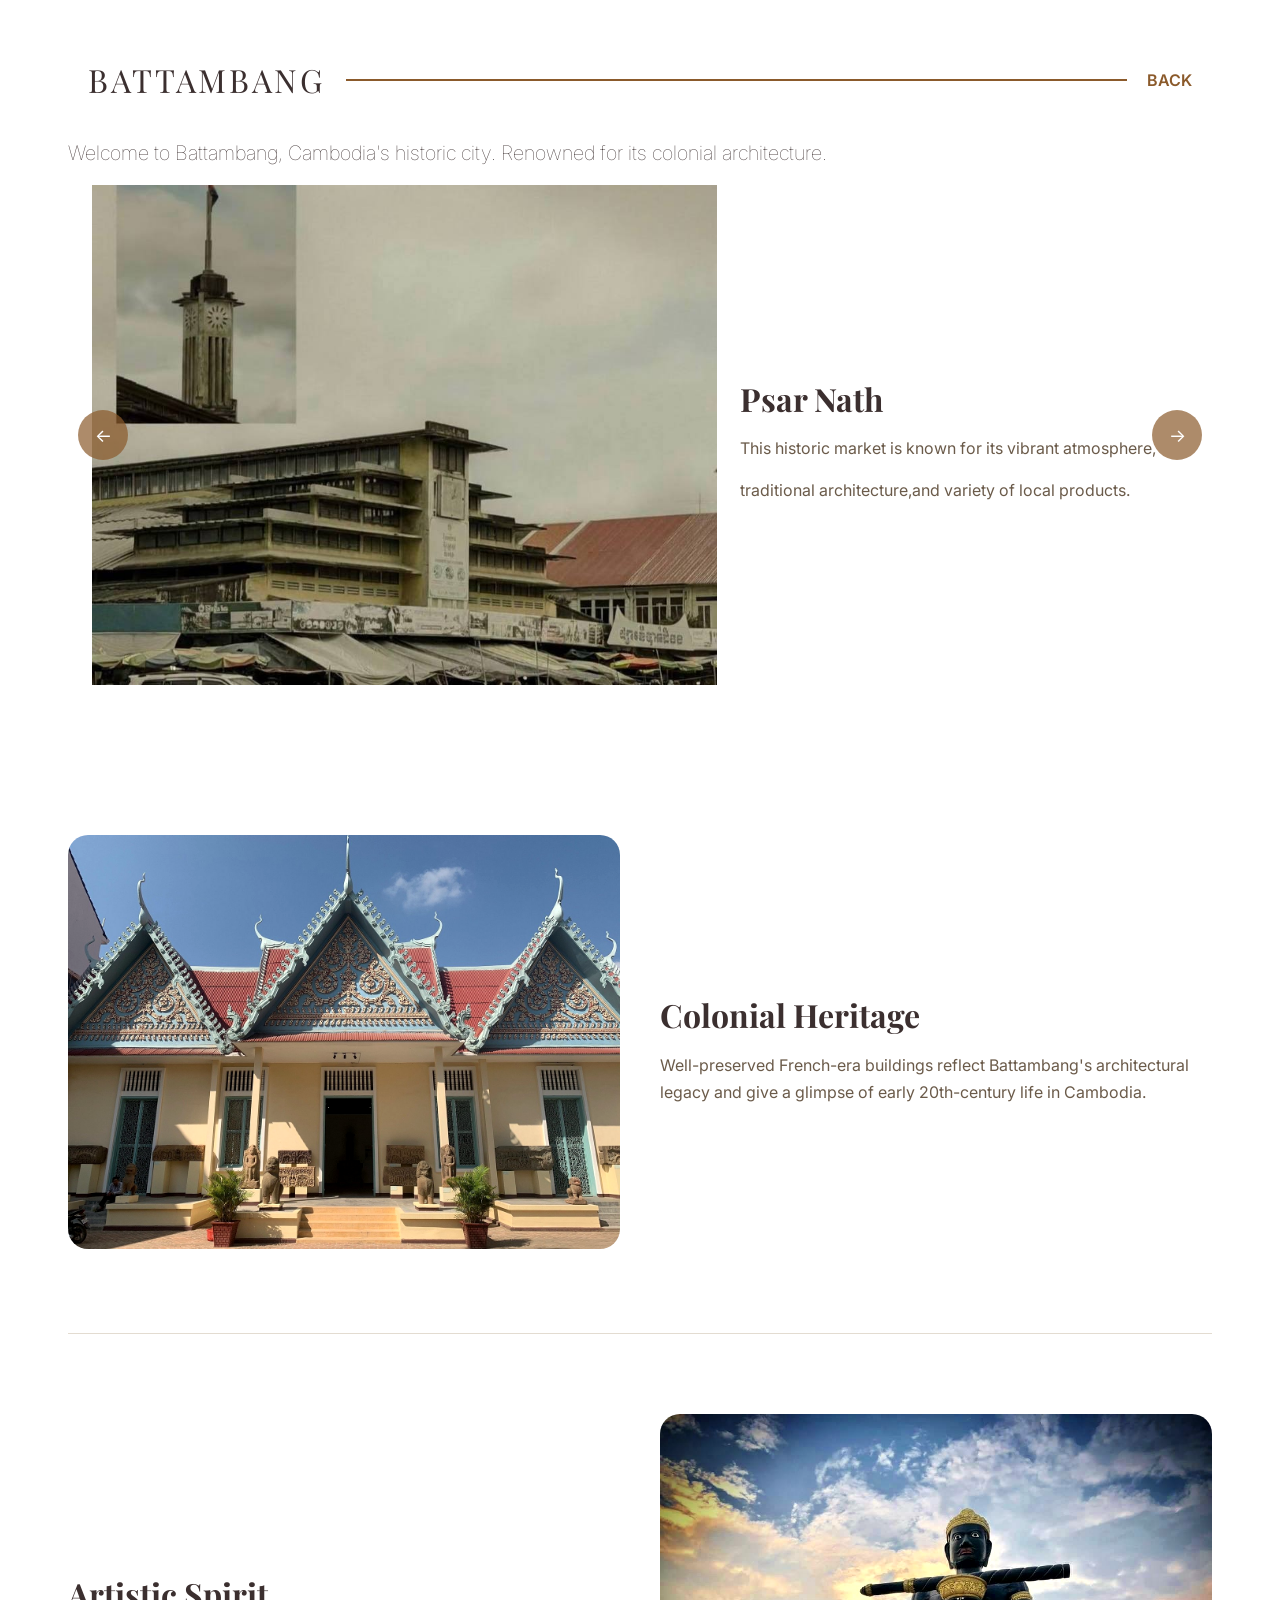
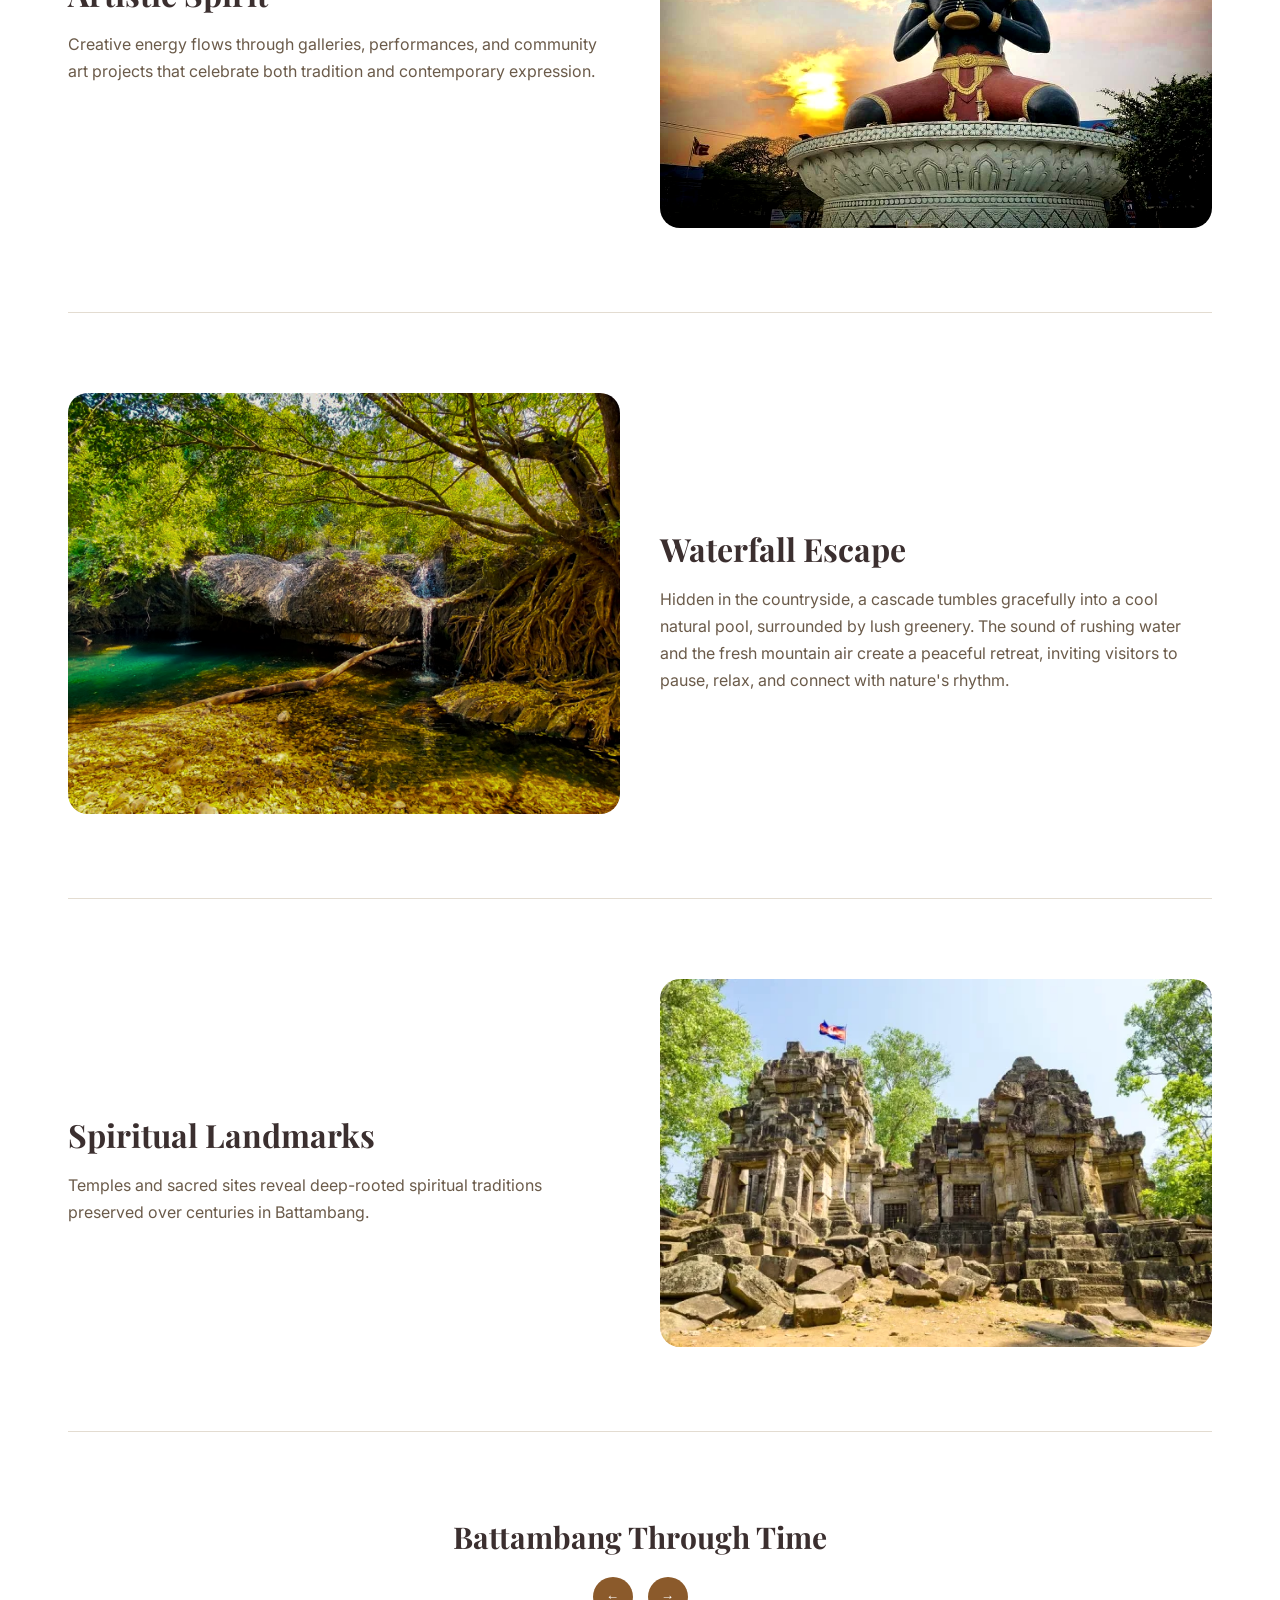
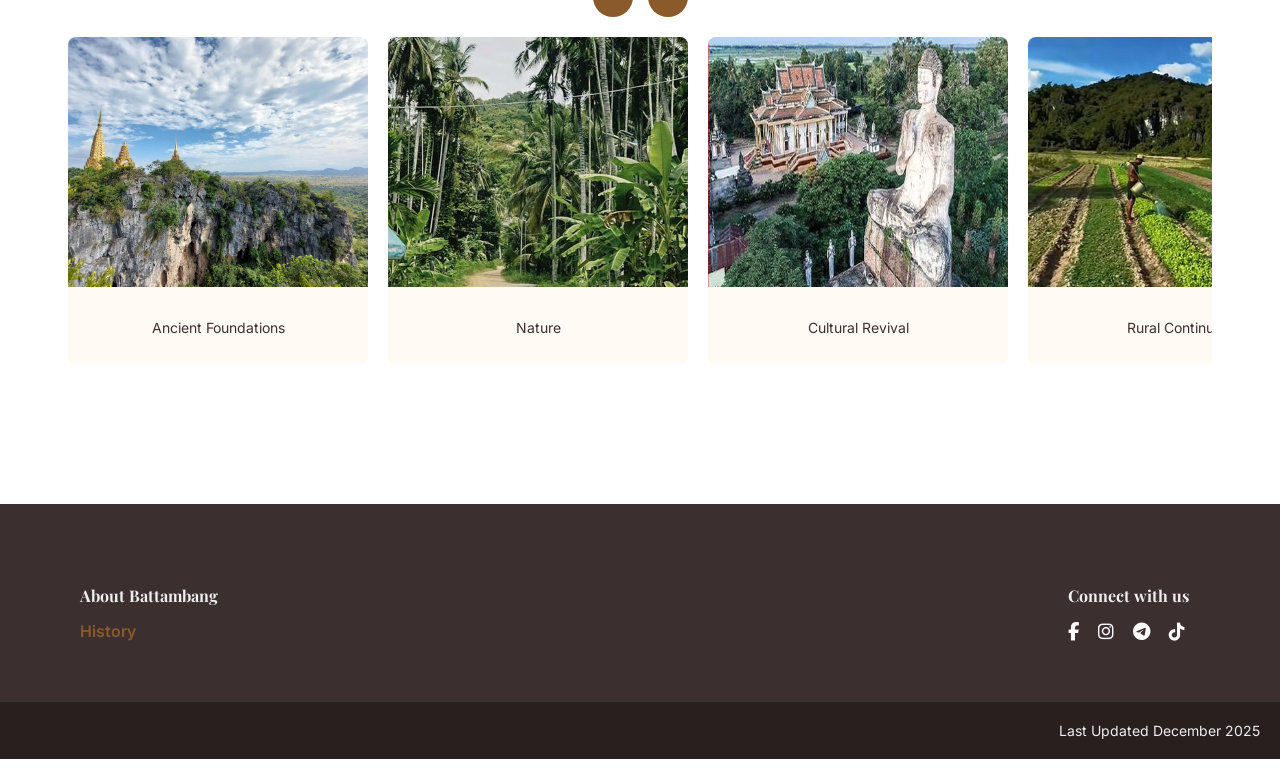
<file: code/Battambang/battambang.html>
<!DOCTYPE html>
<html lang="en">
<head>
<meta charset="UTF-8">
<meta name="viewport" content="width=device-width, initial-scale=1.0">
<title>Battambang</title>
<link href="https://fonts.googleapis.com/css2?family=Playfair+Display:wght@400;600;700&family=Inter:wght@300;400;500&display=swap" rel="stylesheet">
<link rel="stylesheet" href="https://cdnjs.cloudflare.com/ajax/libs/font-awesome/6.5.0/css/all.min.css">
<style>
.h1{
  font-size: 20px;
  font-weight: 100;
  justify-self: center;

.btb{
  border-radius: 2px;
  color: #2a1f1f;
}
}
:root{
  --bg:#f6f1e7;
  --text:#3b2f2f;
  --muted:#6b5b4a;
  --accent:#8b5a2b;
  --card:#fffaf3;
}

body{font-family:'Inter',sans-serif;background:white;color:var(--text);padding:10px 60px;}
.header-row{display:flex;align-items:center;padding:40px 20px;}
.province-title{font-family:'Playfair Display',serif;font-size:32px;letter-spacing:3px;}
.line{flex:1;height:2px;background:var(--accent);margin:0 20px;}
.back-link{text-decoration:none;color:var(--accent);font-weight:600;}

/* HERO */
.hero{margin-bottom:50px; position: relative;}
.slider-main{position:relative;width:100%;height:540px;overflow:hidden;border-radius:24px; display:flex; align-items:center; justify-content:center;}
.slide-main{position:absolute;inset:0;opacity:0;transition:0.6s ease; display:flex; gap:20px; align-items:center; justify-content:center; padding:20px;}
.slide-main.active{opacity:1;}
.slide-main img{
    width:70%;
    height:100%;
    object-fit:contain;
}

/* Slide description */
.slide-text{
    width:50%;
}
.slide-text h2{
    font-family:'Playfair Display',serif;
    font-size:32px;
    margin-bottom:15px;
}
.slide-text p{
    font-size:16px;
    color:var(--muted);
    line-height:1.6;
}

/* Arrows on image */
.btn {
    position:absolute;
    top:50%;
    transform:translateY(-50%);
    width:50px;
    height:50px;
    border-radius:50%;
    background: rgba(139,90,43,0.7);
    color:#fff;
    display:flex;
    align-items:center;
    justify-content:center;
    cursor:pointer;
    font-size:18px;
    transition: background 0.3s;
}
.btn:hover{background: rgba(139,90,43,1);}
.btn-prev{left:10px;}
.btn-next{right:10px;}

/* FEATURE SECTIONS */
.feature-section{display:flex;align-items:center;gap:40px;padding:80px 0;border-bottom:1px solid #e3dcd1;}
.feature-section.reverse{flex-direction:row-reverse;}
.feature-text{width:50%;}
.feature-text h2{font-family:'Playfair Display',serif;font-size:32px;margin-bottom:15px;}
.feature-text p{font-size:16px;color:var(--muted);line-height:1.7;}
.feature-image{width:50%;}
.feature-image img{width:100%;border-radius:20px;filter:sepia(10%) contrast(105%);}

/* TIMELINE */
.slider-section{padding:60px 0;}
.section-title{font-family:'Playfair Display',serif;font-size:30px;margin-bottom:20px;text-align:center;}
.slider-container{overflow:hidden;}
.slider-events{display:flex;transition:0.5s ease;}
.slide-event{min-width:300px;margin-right:20px;background:var(--card);border-radius:8px;overflow:hidden;}
.slide-event img{width:100%;height:250px;object-fit:cover;filter:sepia(10%);}
.slide-event p{padding:14px;font-size:14px;text-align:center;}
.slider-header{display:flex;justify-content:center;gap:15px;margin-bottom:20px;}
.arrow{width:40px;height:40px;border-radius:50%;border:none;background:var(--accent);color:#fff;cursor:pointer;}

/* FOOTER */
.footer{background:#3b2f2f;color:#eee;margin-top:80px;width:100vw;margin-left:calc(-50vw + 50%);}
.footer-top{display:flex;justify-content:space-between;padding:60px 80px;flex-wrap:wrap;gap:30px;}
.footer-col h4{font-family:'Playfair Display',serif;margin-bottom:15px;}
.footer-col ul{list-style:none;}
.footer-col ul li{margin-bottom:10px;}
.social-icons a{color:#fff;margin-right:15px;font-size:18px;}
.footer-bottom{background:#2a1f1f;padding:20px;display:flex;justify-content:flex-end;font-size:14px;flex-wrap:wrap;}

/* RESPONSIVE */
@media(max-width:768px){
  body{padding:10px 20px;}
  .feature-section{flex-direction:column;}
  .feature-section.reverse{flex-direction:column;}
  .feature-text,.feature-image{width:100%;}
  .hero-text h1{font-size:36px;}
  .slide-main{flex-direction:column;}
  .slide-main img, .slide-text{width:100%;}
}
</style>
</head>
<body>

<!-- HEADER -->
<div class="header-row">
  <div class="province-title">BATTAMBANG</div>
  <div class="line"></div>
  <a href="../index.html" class="back-link">BACK</a>
</div>
<div class="h1">Welcome to Battambang, Cambodia's historic city. Renowned for its colonial architecture.</div>

<!-- HERO -->
<section class="hero">
  <div class="slider-main">
    <div class="slide-main active">
        <img src="psa.jpg">
        <div class="slide-text">
            <h2>Psar Nath</h2>
            <p>This historic market is known for its vibrant atmosphere,</p>
            <p> traditional architecture,and variety of local products.</p>
        </div>
    </div>
    <div class="slide-main">
        <img src="bang.jpg">
        <div class="slide-text">
            <h2>Colonial Charm, National Pride</h2>
            <p>A graceful colonial building with arched windows,</p>
            <p>blending historic charm and Battambang's civic identity.</p>
        </div>
    </div>
    <div class="slide-main">
        <img src="vimean.jpg">
        <div class="slide-text">
            <h2>Independent Monument</h2>
            <p>A famous spiritual landmark of Battambang with rich history</p>
            <p>and intricate temple architecture.</p>
        </div>
    </div>

    <!-- Arrows -->
    <div class="btn btn-prev" onclick="prevHero()">←</div>
    <div class="btn btn-next" onclick="nextHero()">→</div>
  </div>
</section>

<!-- FEATURE SECTIONS -->
<section class="feature-section">
  <div class="feature-image"><img src="museum.jpg"></div>
  <div class="feature-text">
    <h2>Colonial Heritage</h2>
    <p>Well-preserved French-era buildings reflect Battambang's architectural legacy and give a glimpse of early 20th-century life in Cambodia.</p>
  </div>
</section>

<section class="feature-section reverse">
  <div class="feature-image"><img src="loukta.jpg"></div>
  <div class="feature-text">
    <h2>Artistic Spirit</h2>
    <p>Creative energy flows through galleries, performances, and community art projects that celebrate both tradition and contemporary expression.</p>
  </div>
</section>

<section class="feature-section">
  <div class="feature-image"><img src="water.png"></div>
  <div class="feature-text">
    <h2>Waterfall Escape</h2>
    <p>Hidden in the countryside, a cascade tumbles gracefully into a cool natural pool, surrounded by lush greenery. The sound of rushing water and the fresh mountain air create a peaceful retreat, inviting visitors to pause, relax, and connect with nature's rhythm.</p>
  </div>
</section>

<section class="feature-section reverse">
  <div class="feature-image"><img src="templeEkphnom.webp"></div>
  <div class="feature-text">
    <h2>Spiritual Landmarks</h2>
    <p>Temples and sacred sites reveal deep-rooted spiritual traditions preserved over centuries in Battambang.</p>
  </div>
</section>

<!-- TIMELINE -->
<section class="slider-section">
  <h2 class="section-title">Battambang Through Time</h2>
   <div class="slider-header">
      <button class="arrow" onclick="slideLeft()">←</button>
      <button class="arrow" onclick="slideRight()">→</button>
    </div>
  <div class="slider-container">
    <div class="slider-events" id="sliderEvents">
      <div class="slide-event"><img src="phnum.jpg"><p>Ancient Foundations</p></div>
      <div class="slide-event"><img src="nature.png"><p>Nature</p></div>
      <div class="slide-event"><img src="preah.png"><p>Cultural Revival</p></div>
      <div class="slide-event"><img src="rural.png"><p>Rural Continuity</p></div>
    </div>
  </div>
</section>

<!-- FOOTER -->
<footer class="footer">
  <div class="footer-top">
    <div class="footer-col">
      <h4>About Battambang</h4>
      <a href="https://en.wikipedia.org/wiki/Battambang_province" class="back-link">History</a>
    </div>
    <div class="footer-col">
      <h4>Connect with us</h4>
      <div class="social-icons">
        <a href="#"><i class="fab fa-facebook-f"></i></a>
        <a href="#"><i class="fab fa-instagram"></i></a>
        <a href="#"><i class="fab fa-telegram"></i></a>
        <a href="#"><i class="fab fa-tiktok"></i></a>
      </div>
    </div>
  </div>
  <div class="footer-bottom">
    <div>Last Updated December 2025</div>
  </div>
</footer>

<script>
// HERO SLIDER
const heroSlides = document.querySelectorAll('.slide-main');
let heroIndex = 0;

function updateHero(){ 
  heroSlides.forEach(s => s.classList.remove('active'));
  heroSlides[heroIndex].classList.add('active');
}

function nextHero(){ 
  heroIndex = (heroIndex + 1) % heroSlides.length; 
  updateHero(); 
}

function prevHero(){ 
  heroIndex = (heroIndex - 1 + heroSlides.length) % heroSlides.length; 
  updateHero(); 
}

// TIMELINE SLIDER
let eIndex = 0;
const slider = document.getElementById('sliderEvents');
function slideRight(){
  if(eIndex < slider.children.length-1){ 
      eIndex++; 
      slider.style.transform = `translateX(-${eIndex*320}px)`; 
  }
}
function slideLeft(){
  if(eIndex > 0){ 
      eIndex--; 
      slider.style.transform = `translateX(-${eIndex*320}px)`; 
  }
}
</script>
</body>
</html>
</file>
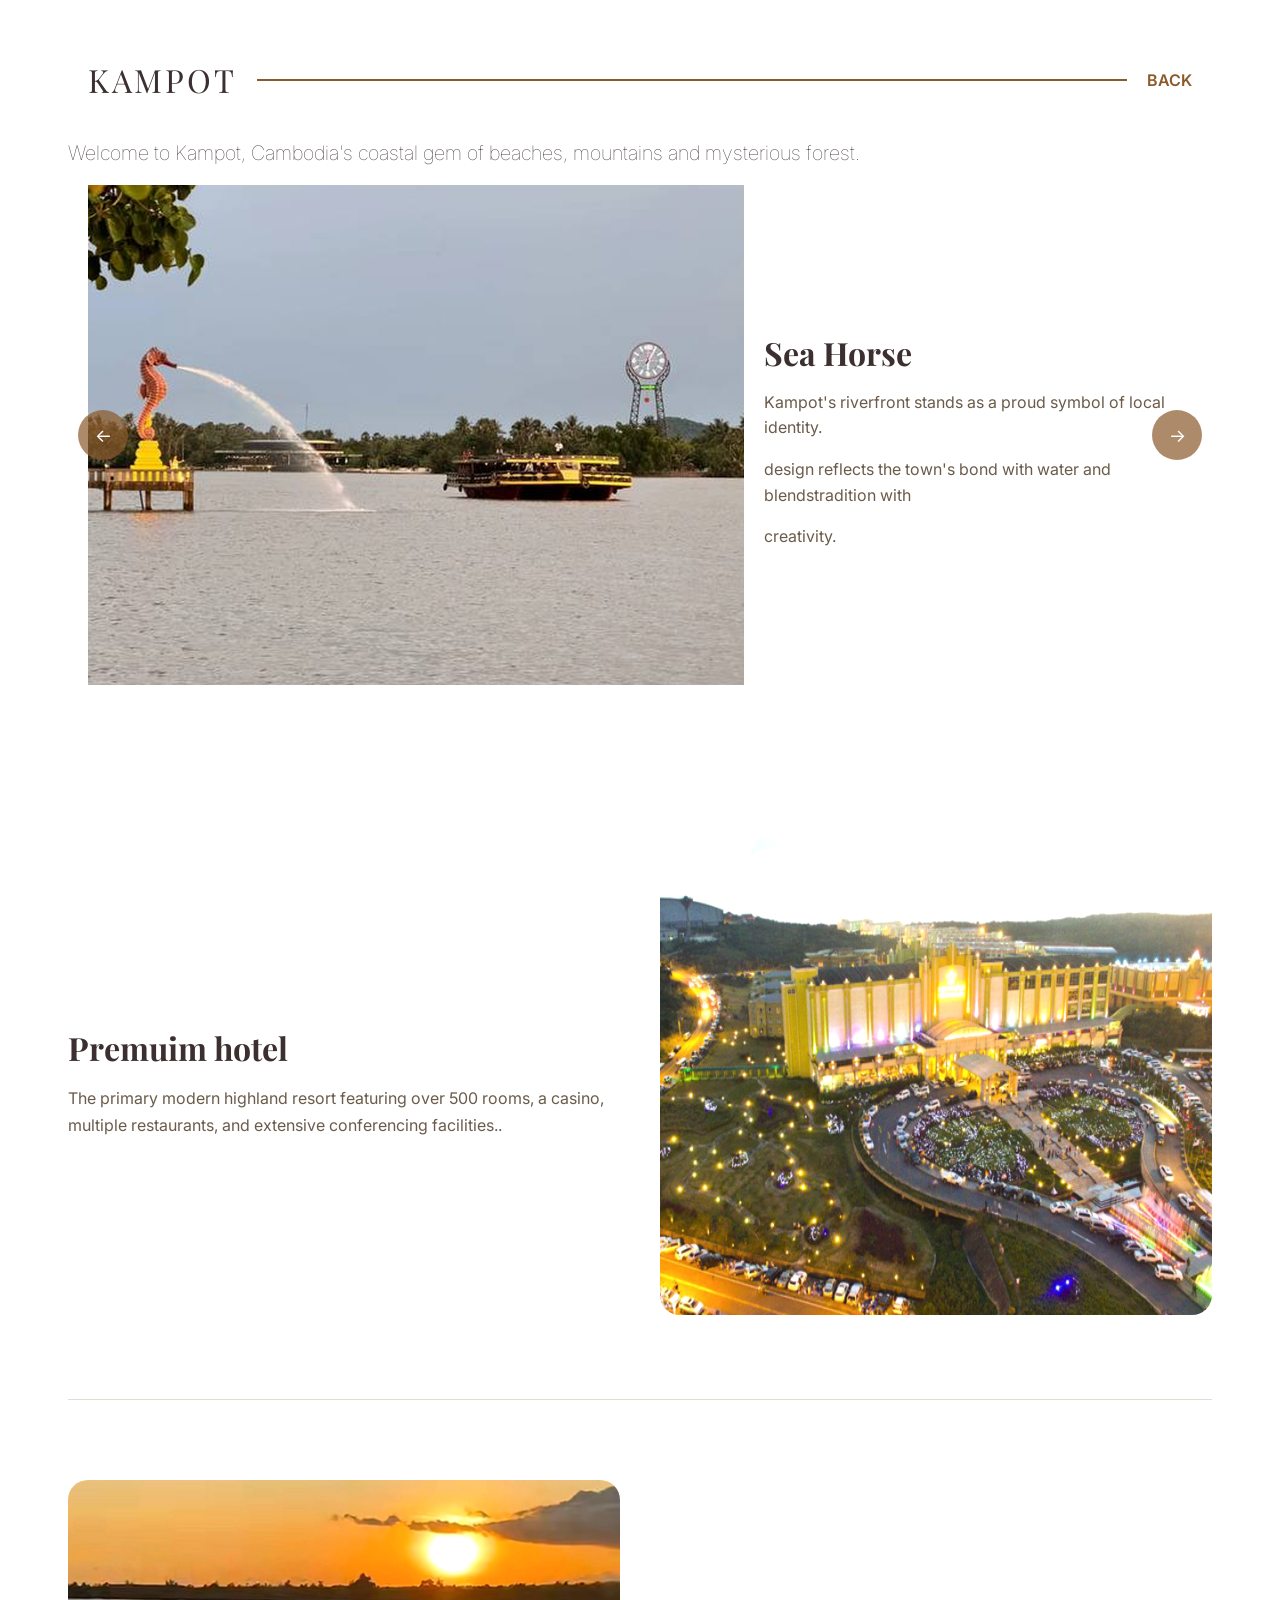
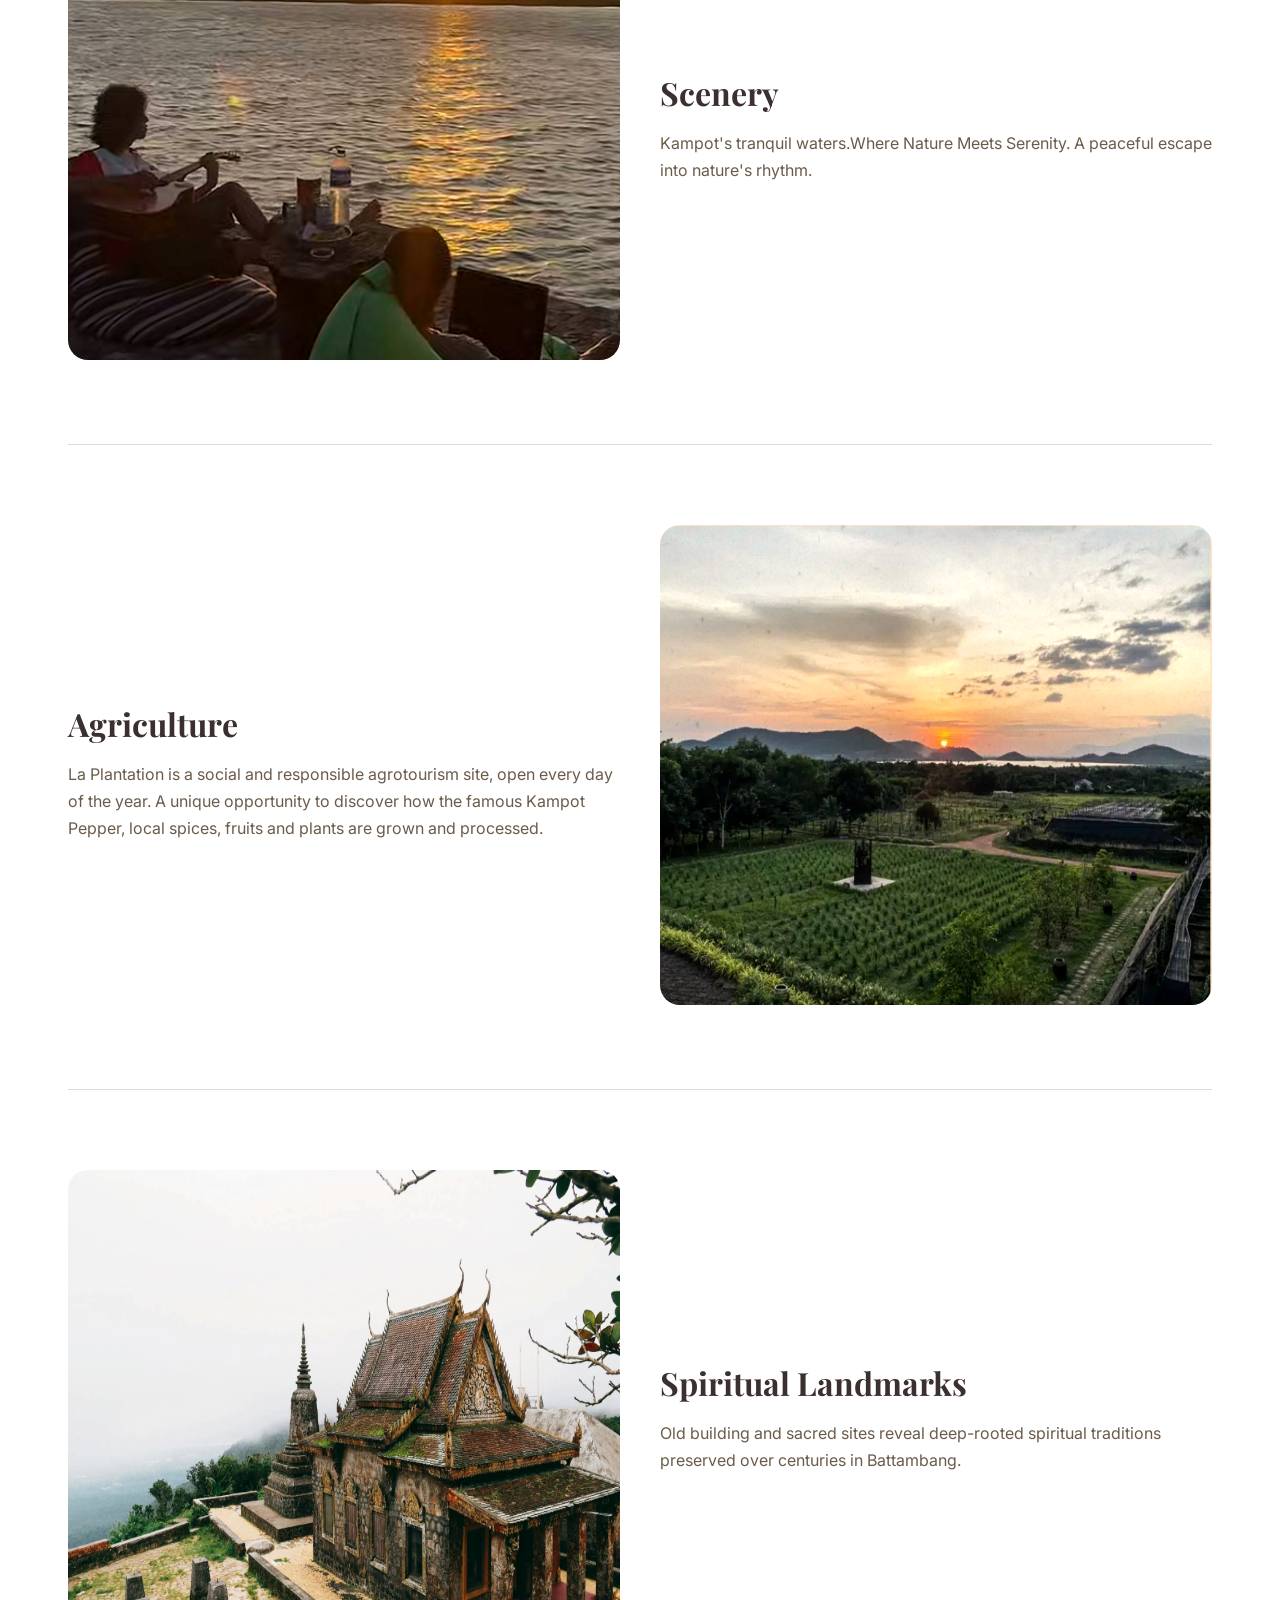
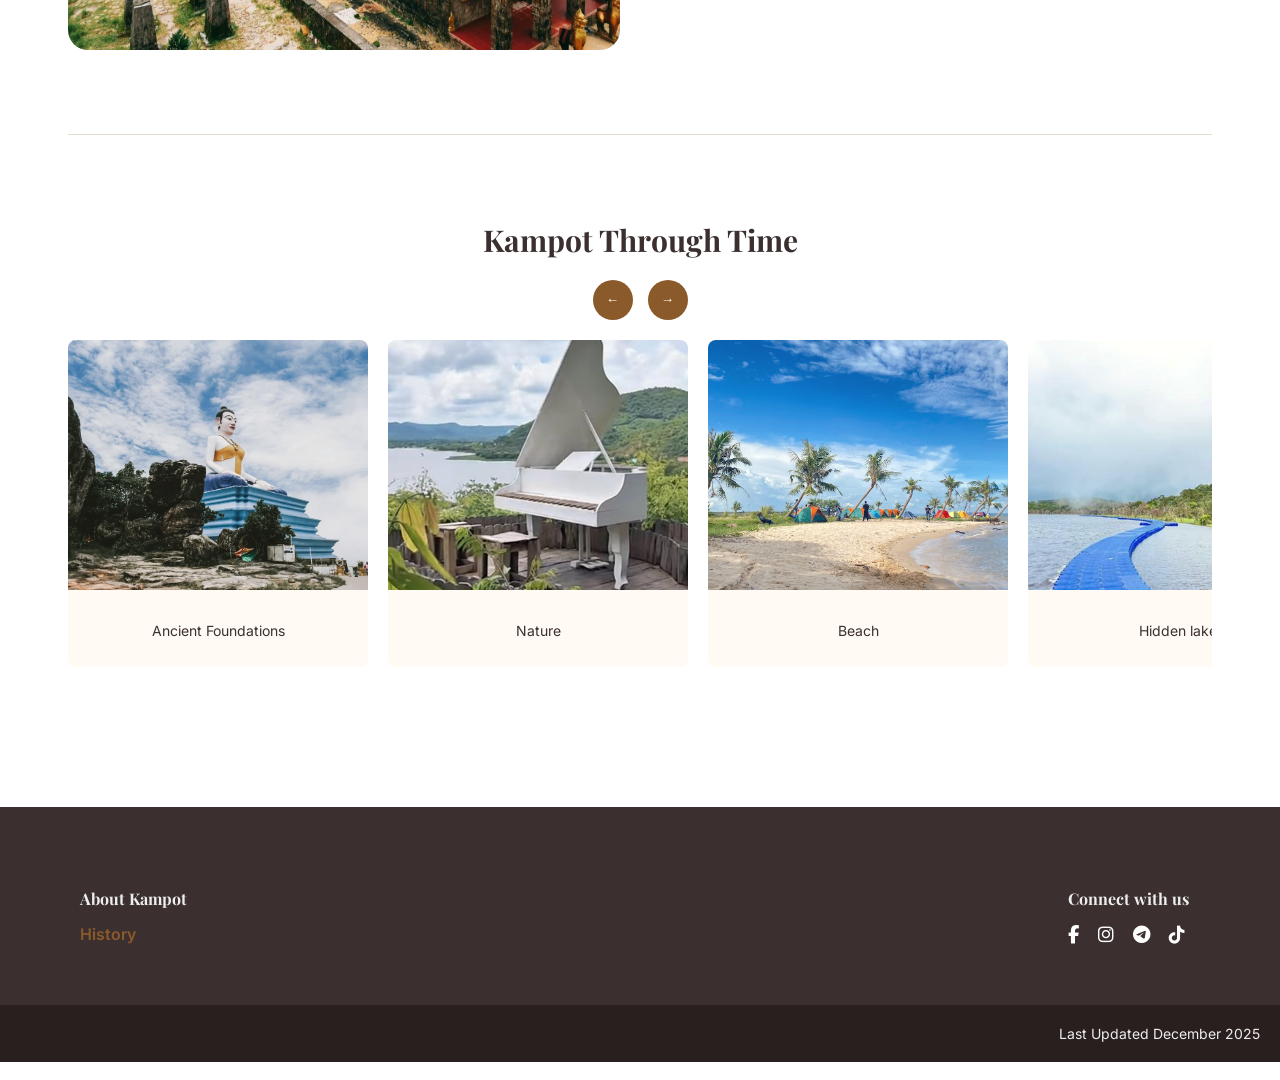
<file: code/Kampot/kampot.html>
<!DOCTYPE html>
<html lang="en">
<head>
<meta charset="UTF-8">
<meta name="viewport" content="width=device-width, initial-scale=1.0">
<title>Kampot</title>
<link href="https://fonts.googleapis.com/css2?family=Playfair+Display:wght@400;600;700&family=Inter:wght@300;400;500&display=swap" rel="stylesheet">
<link rel="stylesheet" href="https://cdnjs.cloudflare.com/ajax/libs/font-awesome/6.5.0/css/all.min.css">
<style>
.h1{
  font-size: 20px;
  font-weight: 100;
  justify-self: center;

.btb{
  border-radius: 2px;
  color: #2a1f1f;
}
}
:root{
  --bg:#f6f1e7;
  --text:#3b2f2f;
  --muted:#6b5b4a;
  --accent:#8b5a2b;
  --card:#fffaf3;
}

body{font-family:'Inter',sans-serif;background:white;color:var(--text);padding:10px 60px;}
.header-row{display:flex;align-items:center;padding:40px 20px;}
.province-title{font-family:'Playfair Display',serif;font-size:32px;letter-spacing:3px;}
.line{flex:1;height:2px;background:var(--accent);margin:0 20px;}
.back-link{text-decoration:none;color:var(--accent);font-weight:600;}

/* HERO */
.hero{margin-bottom:50px; position: relative;}
.slider-main{position:relative;width:100%;height:540px;overflow:hidden;border-radius:24px; display:flex; align-items:center; justify-content:center;}
.slide-main{position:absolute;inset:0;opacity:0;transition:0.6s ease; display:flex; gap:20px; align-items:center; justify-content:center; padding:20px;}
.slide-main.active{opacity:1;}
.slide-main img{
    width:70%;
    height:100%;
    object-fit:contain;
}

/* Slide description */
.slide-text{
    width:50%;
}
.slide-text h2{
    font-family:'Playfair Display',serif;
    font-size:32px;
    margin-bottom:15px;
}
.slide-text p{
    font-size:16px;
    color:var(--muted);
    line-height:1.6;
}

/* Arrows on image */
.btn {
    position:absolute;
    top:50%;
    transform:translateY(-50%);
    width:50px;
    height:50px;
    border-radius:50%;
    background: rgba(139,90,43,0.7);
    color:#fff;
    display:flex;
    align-items:center;
    justify-content:center;
    cursor:pointer;
    font-size:18px;
    transition: background 0.3s;
}
.btn:hover{background: rgba(139,90,43,1);}
.btn-prev{left:10px;}
.btn-next{right:10px;}

/* FEATURE SECTIONS */
.feature-section{display:flex;align-items:center;gap:40px;padding:80px 0;border-bottom:1px solid #e3dcd1;}
.feature-section.reverse{flex-direction:row-reverse;}
.feature-text{width:50%;}
.feature-text h2{font-family:'Playfair Display',serif;font-size:32px;margin-bottom:15px;}
.feature-text p{font-size:16px;color:var(--muted);line-height:1.7;}
.feature-image{width:50%;}
.feature-image img{width:100%;height: 480px; border-radius:20px;filter:sepia(10%) contrast(105%);}

/* TIMELINE */
.slider-section{padding:60px 0;}
.section-title{font-family:'Playfair Display',serif;font-size:30px;margin-bottom:20px;text-align:center;}
.slider-container{overflow:hidden;}
.slider-events{display:flex;transition:0.5s ease;}
.slide-event{min-width:300px;margin-right:20px;background:var(--card);border-radius:8px;overflow:hidden;}
.slide-event img{width:100%;height:250px;object-fit:cover;filter:sepia(10%);}
.slide-event p{padding:14px;font-size:14px;text-align:center;}
.slider-header{display:flex;justify-content:center;gap:15px;margin-bottom:20px;}
.arrow{width:40px;height:40px;border-radius:50%;border:none;background:var(--accent);color:#fff;cursor:pointer;}

/* FOOTER */
.footer{background:#3b2f2f;color:#eee;margin-top:80px;width:100vw;margin-left:calc(-50vw + 50%);}
.footer-top{display:flex;justify-content:space-between;padding:60px 80px;flex-wrap:wrap;gap:30px;}
.footer-col h4{font-family:'Playfair Display',serif;margin-bottom:15px;}
.footer-col ul{list-style:none;}
.footer-col ul li{margin-bottom:10px;}
.social-icons a{color:#fff;margin-right:15px;font-size:18px;}
.footer-bottom{background:#2a1f1f;padding:20px;display:flex;justify-content:flex-end;font-size:14px;flex-wrap:wrap;}

/* RESPONSIVE */
@media(max-width:768px){
  body{padding:10px 20px;}
  .feature-section{flex-direction:column;}
  .feature-section.reverse{flex-direction:column;}
  .feature-text,.feature-image{width:100%;}
  .hero-text h1{font-size:36px;}
  .slide-main{flex-direction:column;}
  .slide-main img, .slide-text{width:100%;}
}
</style>
</head>
<body>

<!-- HEADER -->
<div class="header-row">
  <div class="province-title">KAMPOT</div>
  <div class="line"></div>
  <a href="../index.html" class="back-link">BACK</a>
</div>
<div class="h1">Welcome to Kampot, Cambodia's coastal gem of beaches, mountains and mysterious forest.</div>

<!-- HERO -->
<section class="hero">
  <div class="slider-main">
    <div class="slide-main active">
        <img src="ses.png">
        <div class="slide-text">
            <h2>Sea Horse</h2>
            <p>Kampot's riverfront stands as a proud symbol of local identity.</p>
            <p>design reflects the town's bond with water and blendstradition with</p>
            <p>creativity.</p>
        </div>
    </div>
    <div class="slide-main">
        <img src="church.png">
        <div class="slide-text">
            <h2>Bokor</h2>
            <p>The misty ruins echo Cambodia's colonial past.Forests and</p>
            <p>waterfalls showcase its natural beauty. Hidden lakes bring serenity</p>
            <p>to this highland escape.</p>
        </div>
    </div>
    <div class="slide-main">
        <img src="kafe.png">
        <div class="slide-text">
            <h2>Nature</h2>
            <p>A peaceful deck surrounded by trees, offering panoramic views of</p>
            <p>Kampot's mountains and countryside under open skies.</p>
        </div>
    </div>

    <!-- Arrows -->
    <div class="btn btn-prev" onclick="prevHero()">←</div>
    <div class="btn btn-next" onclick="nextHero()">→</div>
  </div>
</section>

<!-- FEATURE SECTIONS -->
<section class="feature-section reverse">
  <div class="feature-image"><img src="thansursokha.jpg"></div>
  <div class="feature-text">
    <h2>Premuim hotel</h2>
    <p>The primary modern highland resort featuring over 500 rooms, a casino, multiple restaurants, and extensive conferencing facilities..</p>
  </div>
</section>

<section class="feature-section">
  <div class="feature-image"><img src="sun.jpg"></div>
  <div class="feature-text">
    <h2>Scenery</h2>
    <p>Kampot's tranquil waters.Where Nature Meets Serenity. A peaceful escape into nature's rhythm.</p>
  </div>
</section>

<section class="feature-section reverse">
  <div class="feature-image"><img src="farm.jpeg"></div>
  <div class="feature-text">
    <h2>Agriculture</h2>
    <p>La Plantation is a social and responsible agrotourism site, open every day of the year. A unique opportunity to discover how the famous Kampot Pepper, local spices, fruits and plants are grown and processed.</p>
  </div>
</section>

<section class="feature-section">
  <div class="feature-image"><img src="mek.png"></div>
  <div class="feature-text">
    <h2>Spiritual Landmarks</h2>
    <p>Old building and sacred sites reveal deep-rooted spiritual traditions preserved over centuries in Battambang.</p>
  </div>
</section>

<!-- TIMELINE -->
<section class="slider-section">
  <h2 class="section-title">Kampot Through Time</h2>
  <div class="slider-header">
      <button class="arrow" onclick="slideLeft()">←</button>
      <button class="arrow" onclick="slideRight()">→</button>
    </div>
  <div class="slider-container">
    <div class="slider-events" id="sliderEvents">
      <div class="slide-event"><img src="yy.webp"><p>Ancient Foundations</p></div>
      <div class="slide-event"><img src="ee.png"><p>Nature</p></div>
      <div class="slide-event"><img src="beach.webp"><p>Beach</p></div>
      <div class="slide-event"><img src="lake.png"><p>Hidden lake</p></div>
    </div>
  </div>
</section>

<!-- FOOTER -->
<footer class="footer">
  <div class="footer-top">
    <div class="footer-col">
      <h4>About Kampot</h4>
      <a href="https://en.wikipedia.org/wiki/Kampot" class="back-link">History</a>
    </div>
    <div class="footer-col">
      <h4>Connect with us</h4>
      <div class="social-icons">
        <a href="#"><i class="fab fa-facebook-f"></i></a>
        <a href="#"><i class="fab fa-instagram"></i></a>
        <a href="#"><i class="fab fa-telegram"></i></a>
        <a href="#"><i class="fab fa-tiktok"></i></a>
      </div>
    </div>
  </div>
  <div class="footer-bottom">
    <div>Last Updated December 2025</div>
  </div>
</footer>

<script>
// HERO SLIDER
const heroSlides = document.querySelectorAll('.slide-main');
let heroIndex = 0;

function updateHero(){ 
  heroSlides.forEach(s => s.classList.remove('active'));
  heroSlides[heroIndex].classList.add('active');
}

function nextHero(){ 
  heroIndex = (heroIndex + 1) % heroSlides.length; 
  updateHero(); 
}

function prevHero(){ 
  heroIndex = (heroIndex - 1 + heroSlides.length) % heroSlides.length; 
  updateHero(); 
}

// TIMELINE SLIDER
let eIndex = 0;
const slider = document.getElementById('sliderEvents');
function slideRight(){
  if(eIndex < slider.children.length-1){ 
      eIndex++; 
      slider.style.transform = `translateX(-${eIndex*320}px)`; 
  }
}
function slideLeft(){
  if(eIndex > 0){ 
      eIndex--; 
      slider.style.transform = `translateX(-${eIndex*320}px)`; 
  }
}
</script>
</body>
</html>
</file>
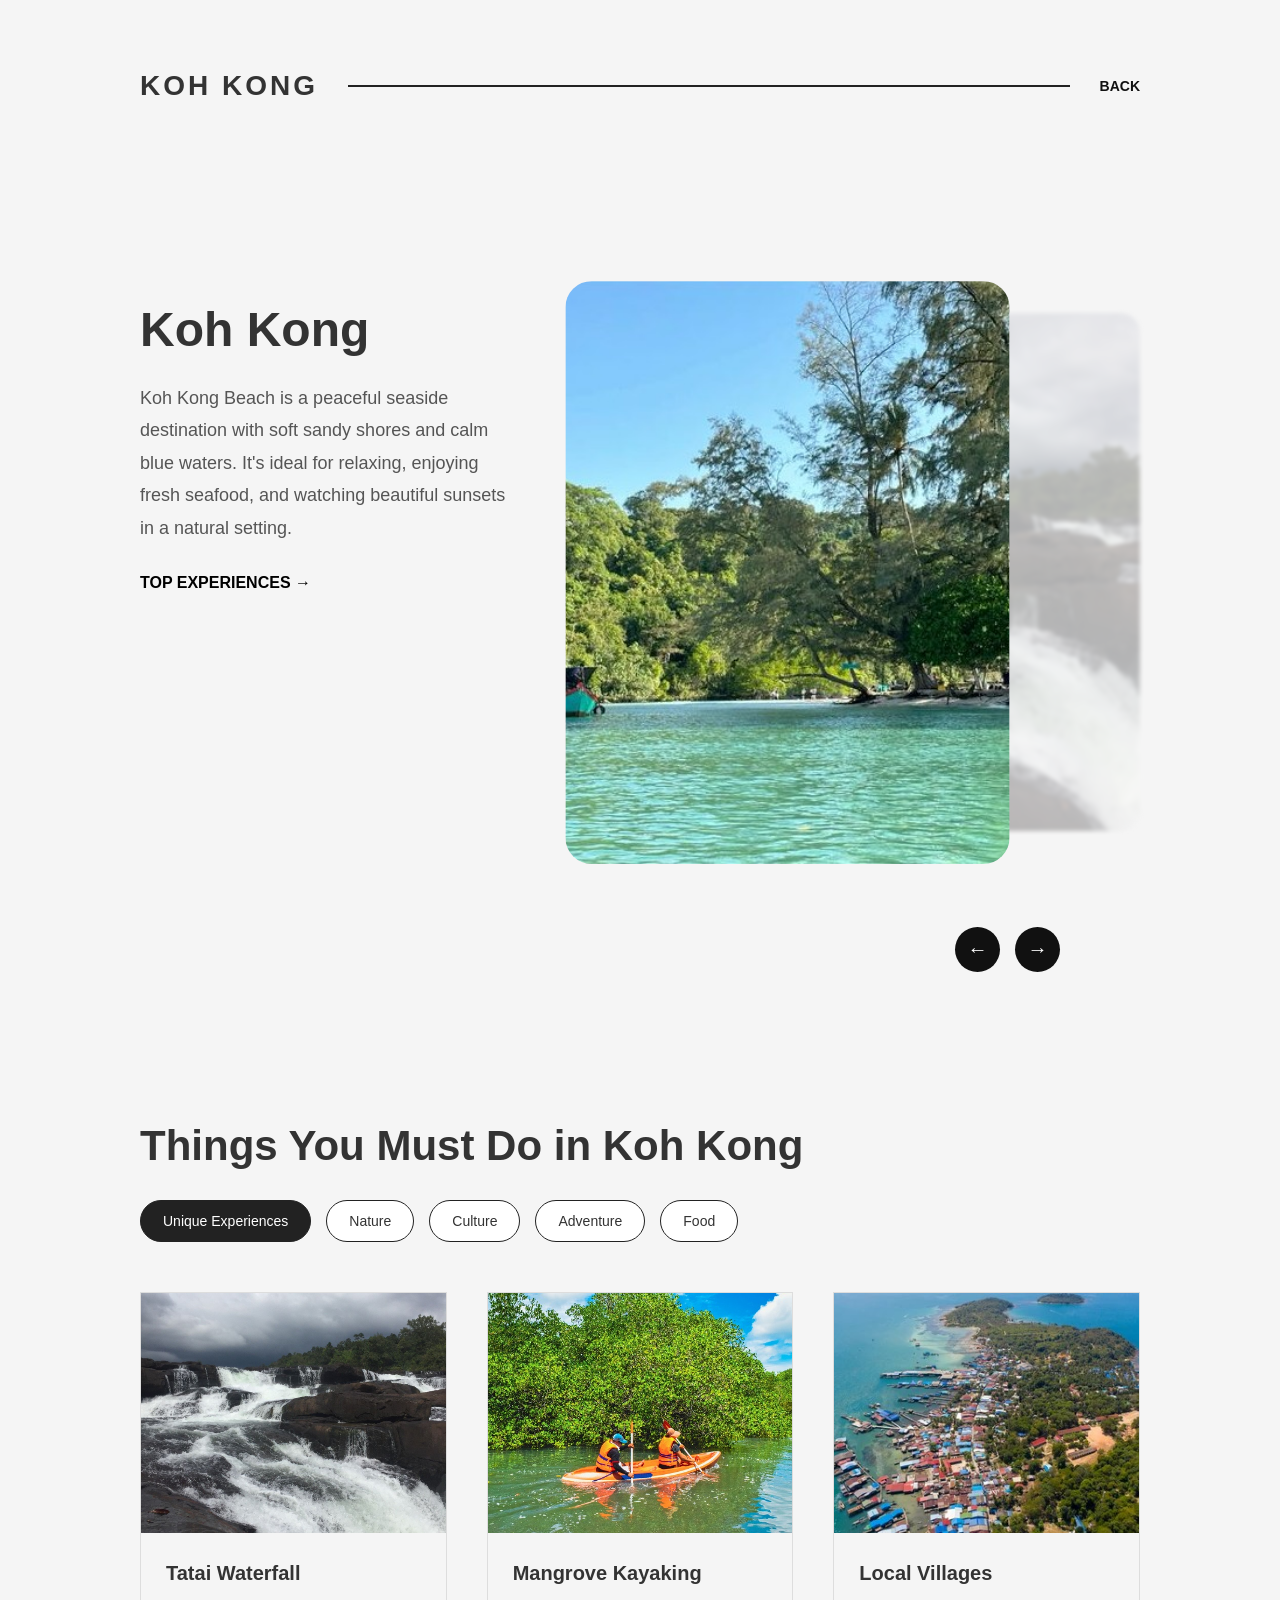
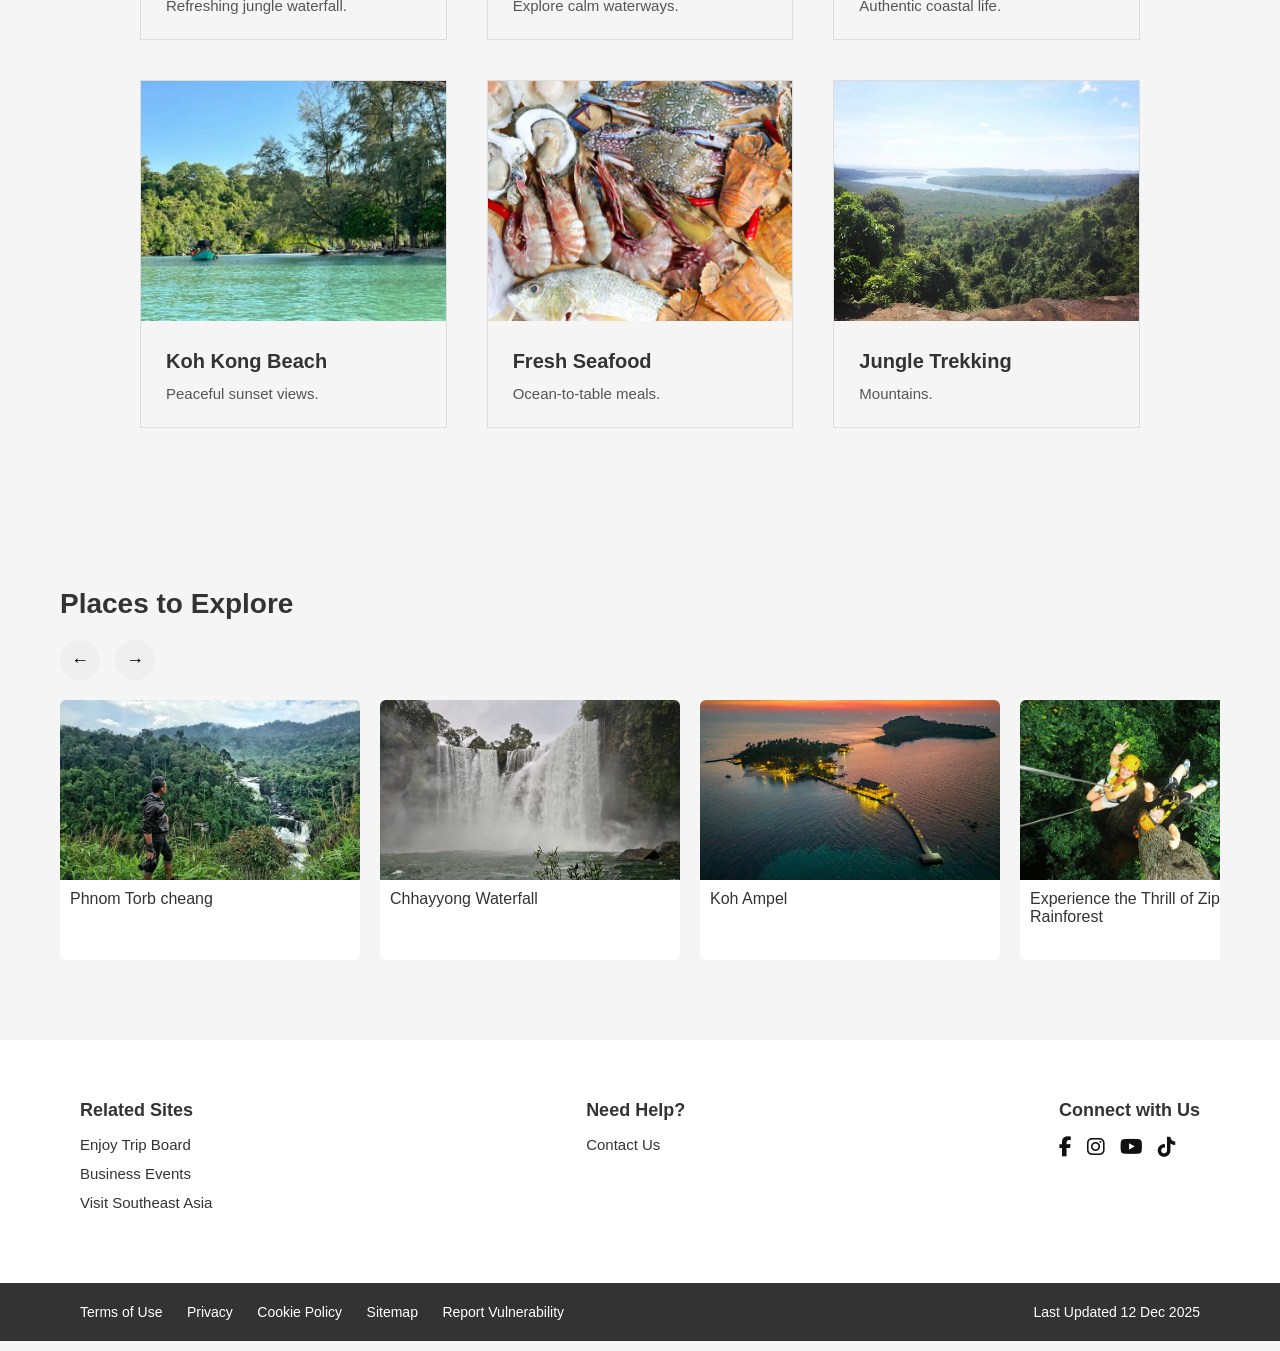
<file: code/Kohkong/kohkong.html>
<!DOCTYPE html>
<html lang="en">
<head>
<meta charset="UTF-8">
<meta name="viewport" content="width=device-width, initial-scale=1.0">
<link rel="stylesheet" href="https://cdnjs.cloudflare.com/ajax/libs/font-awesome/6.5.0/css/all.min.css">
<title>Koh Kong</title>

<style>
*{
  margin:0;
  padding:0;
  box-sizing:border-box;
  font-family: Arial, sans-serif;
}
body {
      font-family: Arial, sans-serif;
      background: #f5f5f5;
      padding: 10px 60px;
      color: #333;
      position: relative;
}

    .header-row{
  display: flex;
  align-items: center;
  padding: 60px 80px 20px;
}

.province-title{
  font-size: 28px;
  font-weight: bold;
  letter-spacing: 3px;
  white-space: nowrap;
}
.header-row .line{
  flex: 1;             
  height: 2px;
  background: #222;
  margin: 0 30px;        
}
.back-link{
  font-size: 14px;
  font-weight: bold;
  text-decoration: none;
  color: #111;
  white-space: nowrap;
}

.back-link:hover{
  opacity: 0.7;
}
.hero{
  display:flex;
  height:100vh;
  padding:80px;
  gap:60px;
}

.hero-text{
  width:40%;
  padding-top:100px;
}

.hero-text h1{
  font-size:48px;
  margin-bottom:25px;
}

.hero-text p{
  font-size:18px;
  line-height:1.8;
  color:#555;
}

.hero-text a{
  display:inline-block;
  margin-top:30px;
  font-weight:bold;
  text-decoration:none;
  color:#000;
}

.hero-text a:hover{
  opacity:0.7;
}
.slider-wrap{
  width:60%;
  position:relative;
  display:flex;
  align-items:center;
}

.preview{
  position:absolute;
  right:0;
  width:70%;
  height:70%;
  opacity:0.3;
  filter:blur(2px);
  border-radius:20px;
  overflow:hidden;
}

.preview img{
  width:100%;
  height:100%;
  object-fit:cover;
}

.slider-main{
  width:75%;
  height:75%;
  position:relative;
  z-index:2;
}

.slide-main{
  position:absolute;
  inset:0;
  opacity:0;
  transform:scale(0.95);
  transition:0.5s ease;
}

.slide-main.active{
  opacity:1;
  transform:scale(1.05);
}

.slide-main img{
  width:100%;
  height:100%;
  object-fit:cover;
  border-radius:25px;
}

.controls{
  position:absolute;
  bottom:-30px;
  right:80px;
  display:flex;
  gap:15px;
}

.btn{
  width:45px;
  height:45px;
  border-radius:50%;
  background:#111;
  color:#fff;
  font-size:20px;
  display:flex;
  align-items:center;
  justify-content:center;
  cursor:pointer;
}
.things{
  padding:100px 80px;
}

.things h1{
  font-size:42px;
  margin-bottom:30px;
}

.filters{
  display:flex;
  gap:15px;
  flex-wrap:wrap;
  margin-bottom:50px;
}

.filter-btn{
  padding:12px 22px;
  border-radius:30px;
  border:1px solid #222;
  background:#fff;
  cursor:pointer;
  font-size:14px;
}

.filter-btn.active,
.filter-btn:hover{
  background:#222;
  color:#fff;
}

.cards{
  display:grid;
  grid-template-columns:repeat(3,1fr);
  gap:40px;
}

.card{
  border:1px solid #ddd;
}

.card-img{
  overflow:hidden;
}

.card-img img{
  width:100%;
  height:240px;
  object-fit:cover;
  transition:0.5s;
}

.card:hover img{
  transform:scale(1.1);
}

.card-content{
  padding:25px;
}

.card-content h3{
  font-size:20px;
  margin-bottom:12px;
}

.card-content p{
  font-size:15px;
  color:#555;
}

.card.hide{
  display:none;
}
.events{
  padding:60px 30px;
  background:#f8f8f8;
}

.zoom{
  overflow:hidden;
}

.zoom img{
  width:100%;
  transition:0.4s;
}

.zoom:hover img{
  transform:scale(1.1);
}

.section-title{
  font-size:28px;
  margin-bottom:20px;
}
.main-banner{
  display:grid;
  grid-template-columns:auto 1fr;
  gap:20px;
  align-items:center;
}

.main-banner .zoom{
  width:600px;
  height:400px;
  overflow:hidden;
  border-radius:8px;
}

.main-banner .zoom img{
  width:100%;
  height:100%;
  object-fit:cover;
}
.banner-text{
  display:flex;
  flex-direction:column;
  align-items:flex-end;     
  justify-content:flex-start;
}

.banner-title{
  font-size:30px;        
  font-weight:600;
  margin-top:6px;
}

.banner-date{
  font-size:14px;          
  color:#666;
  letter-spacing:0.5px;
}

.event-grid{
  display:grid;
  grid-template-columns:repeat(4,1fr);
  gap:15px;
  margin-top:30px;
}

.event-card{
  background:#fff;
  border-radius:6px;
  overflow:hidden;
}

.event-card img{
  width:100%;
  height:180px;
  object-fit:cover;
  display:block;
}

.event-card h4{
  padding:10px;
  font-size:14px;
}
.footer{
  background:#fff;
  margin-top:80px;
  width:100vw;           
  margin-left:calc(-50vw + 50%);
}


.footer-top{
  display:flex;
  justify-content:space-between;
  padding:60px 80px;
}

.footer-col h4{
  font-size:18px;
  margin-bottom:15px;
}

.footer-col ul{
  list-style:none;
}

.footer-col ul li{
  margin-bottom:12px;
  font-size:15px;
  color:#333;
}

.social-icons{
  display:flex;
  gap:15px;
  margin-top:10px;
}

.social-icons span{
  width:36px;
  height:36px;
  background:#222;
  color:#fff;
  border-radius:50%;
  display:flex;
  align-items:center;
  justify-content:center;
  font-size:16px;
  cursor:pointer;
}
.footer-bottom{
  background:#333;
  color:#fff;
  padding:20px 80px;
  display:flex;
  justify-content:space-between;
  align-items:center;
  flex-wrap:wrap;
}

.footer-links a{
  color:#fff;
  text-decoration:none;
  margin-right:20px;
  font-size:14px;
}

.footer-links a:hover{
  text-decoration:underline;
}

.footer-copy{
  font-size:14px;
  text-align:right;
}

/* EVENTS SLIDER */
.slider-section{
  margin-top:60px;
}

.slider-header{
  display:flex;
  gap:15px;
  margin-bottom:20px;
}

.arrow{
  width:40px;
  height:40px;
  border-radius:50%;
  border:none;
  cursor:pointer;
  font-size:18px;
}

.slider-container{
  overflow:hidden;
}

.slider-events{
  display:flex;
  transition:0.5s ease;
}
.slide-event{
  min-width:300px;
  height:260px;       
  margin-right:20px;
  background:#fff;
  border-radius:6px;
  overflow:hidden;
}

.slide-event img{
  width:100%;
  height:180px;        
  object-fit:cover;     
  display:block;
}
.slide-img{
  width:100%;
  height:180px;     
  overflow:hidden;
}

.slide-event p{
  padding:10px;
}
.footer{
  background:#fff;
  margin-top:80px;
  width:100vw;           
  margin-left:calc(-50vw + 50%);
}


.footer-top{
  display:flex;
  justify-content:space-between;
  padding:60px 80px;
}

.footer-col h4{
  font-size:18px;
  margin-bottom:15px;
}

.footer-col ul{
  list-style:none;
}

.footer-col ul li{
  margin-bottom:12px;
  font-size:15px;
  color:#333;
}

.social-icons{
  display:flex;
  gap:15px;
  margin-top:10px;
}

.social-icons span{
  width:36px;
  height:36px;
  background:#222;
  color:#fff;
  border-radius:50%;
  display:flex;
  align-items:center;
  justify-content:center;
  font-size:16px;
  cursor:pointer;
}
.social-icons a{
  font-size:20px;
  color:#111;
  transition:0.3s;
}

.social-icons a:hover{
  color:#c00; 
}
.footer-bottom{
  background:#333;
  color:#fff;
  padding:20px 80px;
  display:flex;
  justify-content:space-between;
  align-items:center;
  flex-wrap:wrap;
}

.footer-links a{
  color:#fff;
  text-decoration:none;
  margin-right:20px;
  font-size:14px;
}

.footer-links a:hover{
  text-decoration:underline;
}

.footer-copy{
  font-size:14px;
  text-align:right;
}
/* ===== MOBILE RESPONSIVE ===== */
@media (max-width: 768px) {
   .header-row{
    padding: 30px 20px 15px;
  }

  .province-title{
    font-size: 18px;   /* smaller title */
    letter-spacing: 2px;
  }

  .header-row .line{
    margin: 0 15px;   /* reduce spacing */
  }

  .back-link{
    font-size: 12px;  /* smaller back text */
  }
  body{
    padding: 10px 20px;
  }

  /* HERO LAYOUT */
  .hero{
    flex-direction: column;
    height: auto;
    padding: 40px 0;
    gap: 30px;
  }

  /* TEXT CENTER */
  .hero-text{
    width: 100%;
    padding-top: 0;
    text-align: center;
  }

  .hero-text h1{
    font-size: 36px;
  }

  .hero-text p{
    font-size: 16px;
  }

  /* SLIDER */
  .slider-wrap{
    width: 100%;
    flex-direction: column;
    align-items: center;
  }

  /* MOVE ARROWS ABOVE IMAGE */
  .controls{
    position: relative;
    bottom: 0;
    right: 0;
    margin-bottom: 15px;
    justify-content: center;
  }

  /* MAIN IMAGE */
  .slider-main{
    width: 90%;
    height: 320px;
  }

  .slide-main img{
    border-radius: 18px;
  }

  /* PREVIEW IMAGE */
  .preview{
    width: 85%;
    height: 260px;
    right: auto;
    top: 40px;
  }
 .controls{
    margin-top: 40px;   /* increase this value */
    margin-bottom: 20px;
  }
  .things{
    padding: 60px 20px;
  }

  /* TITLE CENTER */
  .things h1{
    font-size: 28px;
    text-align: center;
    line-height: 1.3;
  }

  /* FILTER BUTTONS */
  .filters{
    justify-content: center;
    gap: 10px;
    margin-bottom: 35px;
  }

  .filter-btn{
    padding: 8px 14px;
    font-size: 12px;
    white-space: nowrap;
  }

  /* CARDS → SINGLE COLUMN */
  .cards{
    grid-template-columns: 1fr;
    gap: 30px;
  }

  /* CARD STYLE */
  .card{
    border-radius: 10px;
    overflow: hidden;
  }

  .card-img img{
    height: 220px;
  }

  /* TEXT CENTER */
  .card-content{
    padding: 18px;
    text-align: center;
  }

  .card-content h3{
    font-size: 18px;
    margin-bottom: 8px;
  }

  .card-content p{
    font-size: 14px;
  }
  .footer{
    margin-top: 50px;
  }

  /* TOP SECTION STACK */
  .footer-top{
    flex-direction: column;
    padding: 40px 20px;
    gap: 35px;
  }

  .footer-col h4{
    font-size: 16px;
    margin-bottom: 12px;
  }

  .footer-col ul li{
    font-size: 14px;
    margin-bottom: 10px;
  }

  /* SOCIAL ICONS */
  .social-icons{
    justify-content: flex-start;
    gap: 14px;
  }

 .social-icons a{
  width: 36px;
  height: 36px;
  background: #222;
  color: #fff;
  border-radius: 50%;
  display: flex;
  align-items: center;
  justify-content: center;
  font-size: 16px;
  text-decoration: none;
  transition: 0.3s;
}

.social-icons a:hover{
  background: #000;
}

  /* BOTTOM SECTION STACK */
  .footer-bottom{
    flex-direction: column;
    align-items: flex-start;
    gap: 15px;
    padding: 20px;
  }

  .footer-links{
    display: flex;
    flex-wrap: wrap;
    gap: 15px;
  }

  .footer-links a{
    font-size: 13px;
    margin-right: 0;
  }

  .footer-copy{
    font-size: 13px;
    text-align: left;
  }
}


</style>
</head>

<body>
<div class="header-row">
  <div class="province-title">KOH KONG</div>
  <div class="line"></div>
  <a href="../index.html" class="back-link">BACK</a>
</div>
<!-- HERO -->
<section class="hero">
  <div class="hero-text">
    <h1 id="title">Koh Kong</h1>
    <p id="desc">Koh Kong Beach is a peaceful seaside destination with soft sandy shores and calm blue waters.
       It's ideal for relaxing, enjoying fresh seafood, and watching beautiful sunsets in a natural setting.</p>
    <a href="#">TOP EXPERIENCES →</a>
  </div>

  <div class="slider-wrap">
    <div class="preview">
      <img id="previewImg" src="tatai.jpg">
    </div>

    <div class="slider-main">
      <div class="slide-main active"><img src="kohkongbeach.jpg"></div>
      <div class="slide-main"><img src="tatai.jpg"></div>
      <div class="slide-main"><img src="mangrove.jpg"></div>
    </div>

    <div class="controls">
      <div class="btn" onclick="prevHero()">←</div>
      <div class="btn" onclick="nextHero()">→</div>
    </div>
  </div>
</section>

<!-- THINGS -->
<section class="things">
  <h1>Things You Must Do in Koh Kong</h1>

  <div class="filters">
    <div class="filter-btn active" onclick="filterCards('all',this)">Unique Experiences</div>
    <div class="filter-btn" onclick="filterCards('nature',this)">Nature</div>
    <div class="filter-btn" onclick="filterCards('culture',this)">Culture</div>
    <div class="filter-btn" onclick="filterCards('adventure',this)">Adventure</div>
    <div class="filter-btn" onclick="filterCards('food',this)">Food</div>
  </div>

  <div class="cards">
    <div class="card nature"><div class="card-img"><img src="tatai.jpg"></div><div class="card-content"><h3>Tatai Waterfall</h3><p>Refreshing jungle waterfall.</p></div></div>
    <div class="card adventure"><div class="card-img"><img src="kayak.jpg"></div><div class="card-content"><h3>Mangrove Kayaking</h3><p>Explore calm waterways.</p></div></div>
    <div class="card culture"><div class="card-img"><img src="localvillage.jpg"></div><div class="card-content"><h3>Local Villages</h3><p>Authentic coastal life.</p></div></div>
    <div class="card nature"><div class="card-img"><img src="kohkongbeach.jpg"></div><div class="card-content"><h3>Koh Kong Beach</h3><p>Peaceful sunset views.</p></div></div>
    <div class="card food"><div class="card-img"><img src="seafood.jpg"></div><div class="card-content"><h3>Fresh Seafood</h3><p>Ocean-to-table meals.</p></div></div>
    <div class="card adventure"><div class="card-img"><img src="jungle.jpg"></div><div class="card-content"><h3>Jungle Trekking</h3><p> Mountains.</p></div></div>
  </div>
</section>
  <div class="slider-section">
    <h2 class="section-title">Places to Explore</h2>
    <div class="slider-header">
      <button class="arrow" onclick="slideLeft()">←</button>
      <button class="arrow" onclick="slideRight()">→</button>
    </div>

    <div class="slider-container">
      <div class="slider-events" id="sliderEvents">
        <div class="slide-event zoom">
          <div class="slide-img"><img src="mountain.jpg"></div>
          <p>Phnom Torb cheang</p>
        </div>
        <div class="slide-event zoom">
          <div class="slide-img"><img src="waterfall.jpg"></div>
          <p>Chhayyong Waterfall</p>
        </div>
        <div class="slide-event zoom">
          <div class="slide-img"><img src="kohampel.jpg"></div>
          <p>Koh Ampel</p>
        </div>
          <div class="slide-event zoom">
          <div class="slide-img"><img src="zip.jpg"></div>
          <p> Experience the Thrill of Ziplining in the Rainforest</p>
          
          
        </div>
        <div class="slide-event zoom">
          <div class="slide-img"><img src="corridor.jpg"></div>
          <p> Visit the Koh Kong Conservation Corridor</p>
          
          
        </div>
      </div>
    </div>
  </div>
</section>
<footer class="footer">
  <div class="footer-top">
    <div class="footer-col">
      <h4>Related Sites</h4>
      <ul>
        <li>Enjoy Trip Board</li>
        <li>Business Events</li>
        <li>Visit Southeast Asia</li>
      </ul>
    </div>

    <div class="footer-col">
      <h4>Need Help?</h4>
      <ul>
        <li>Contact Us</li>
      </ul>
    </div>

 <div class="footer-col social">
  <h4>Connect with Us</h4>
  <div class="social-icons">
    <a href="#"><i class="fab fa-facebook-f"></i></a>
    <a href="#"><i class="fab fa-instagram"></i></a>
    <a href="#"><i class="fab fa-youtube"></i></a>
    <a href="#"><i class="fab fa-tiktok"></i></a>
  </div>
</div>

  </div>

  <div class="footer-bottom">
    <div class="footer-links">
      <a href="#">Terms of Use</a>
      <a href="#">Privacy</a>
      <a href="#">Cookie Policy</a>
      <a href="#">Sitemap</a>
      <a href="#">Report Vulnerability</a>
    </div>

    <div class="footer-copy">
      <p>Last Updated 12 Dec 2025</p>
    </div>
  </div>
</footer>
<script>
const heroSlides = document.querySelectorAll('.slide-main');

const titles = ['Koh Kong Beach', 'Tatai Waterfall', 'Mangrove Forest'];
const descs = [
  "Koh Kong Beach is a peaceful seaside destination with soft sandy shores and calm blue waters. It's ideal for relaxing, enjoying fresh seafood, and watching beautiful sunsets in a natural setting.",
  "A scenic natural attraction surrounded by lush jungle and fresh mountain air. Its cool flowing water and peaceful atmosphere make it a perfect spot for swimming, picnics, and relaxing in nature.",
  "A rich natural ecosystem with winding waterways and dense green trees. It’s a great place to explore by boat, spot wildlife, and enjoy the quiet beauty of nature."
];

let heroIndex = 0;

function updateHero() {
  heroSlides.forEach(slide => slide.classList.remove('active'));
  heroSlides[heroIndex].classList.add('active');

  title.textContent = titles[heroIndex];
  desc.textContent = descs[heroIndex];

  const nextIndex = (heroIndex + 1) % heroSlides.length;
  previewImg.src = heroSlides[nextIndex].querySelector('img').src;
}

function nextHero() {
  heroIndex = (heroIndex + 1) % heroSlides.length;
  updateHero();
}

function prevHero() {
  heroIndex = (heroIndex - 1 + heroSlides.length) % heroSlides.length;
  updateHero();
}
function filterCards(cat, el) {
  document.querySelectorAll('.filter-btn').forEach(btn =>
    btn.classList.remove('active')
  );
  el.classList.add('active');

  document.querySelectorAll('.card').forEach(card => {
    if (cat === 'all' || card.classList.contains(cat)) {
      card.classList.remove('hide');
    } else {
      card.classList.add('hide');
    }
  });
}
let eIndex = 0;
const slider = document.getElementById('sliderEvents');
function slideRight() {
  if (eIndex < slider.children.length - 1) {
    eIndex++;
    slider.style.transform = `translateX(-${eIndex * 320}px)`;
  }
}
function slideLeft() {
  if (eIndex > 0) {
    eIndex--;
    slider.style.transform = `translateX(-${eIndex * 320}px)`;
  }
}
</script>


</body>
</html>
</file>
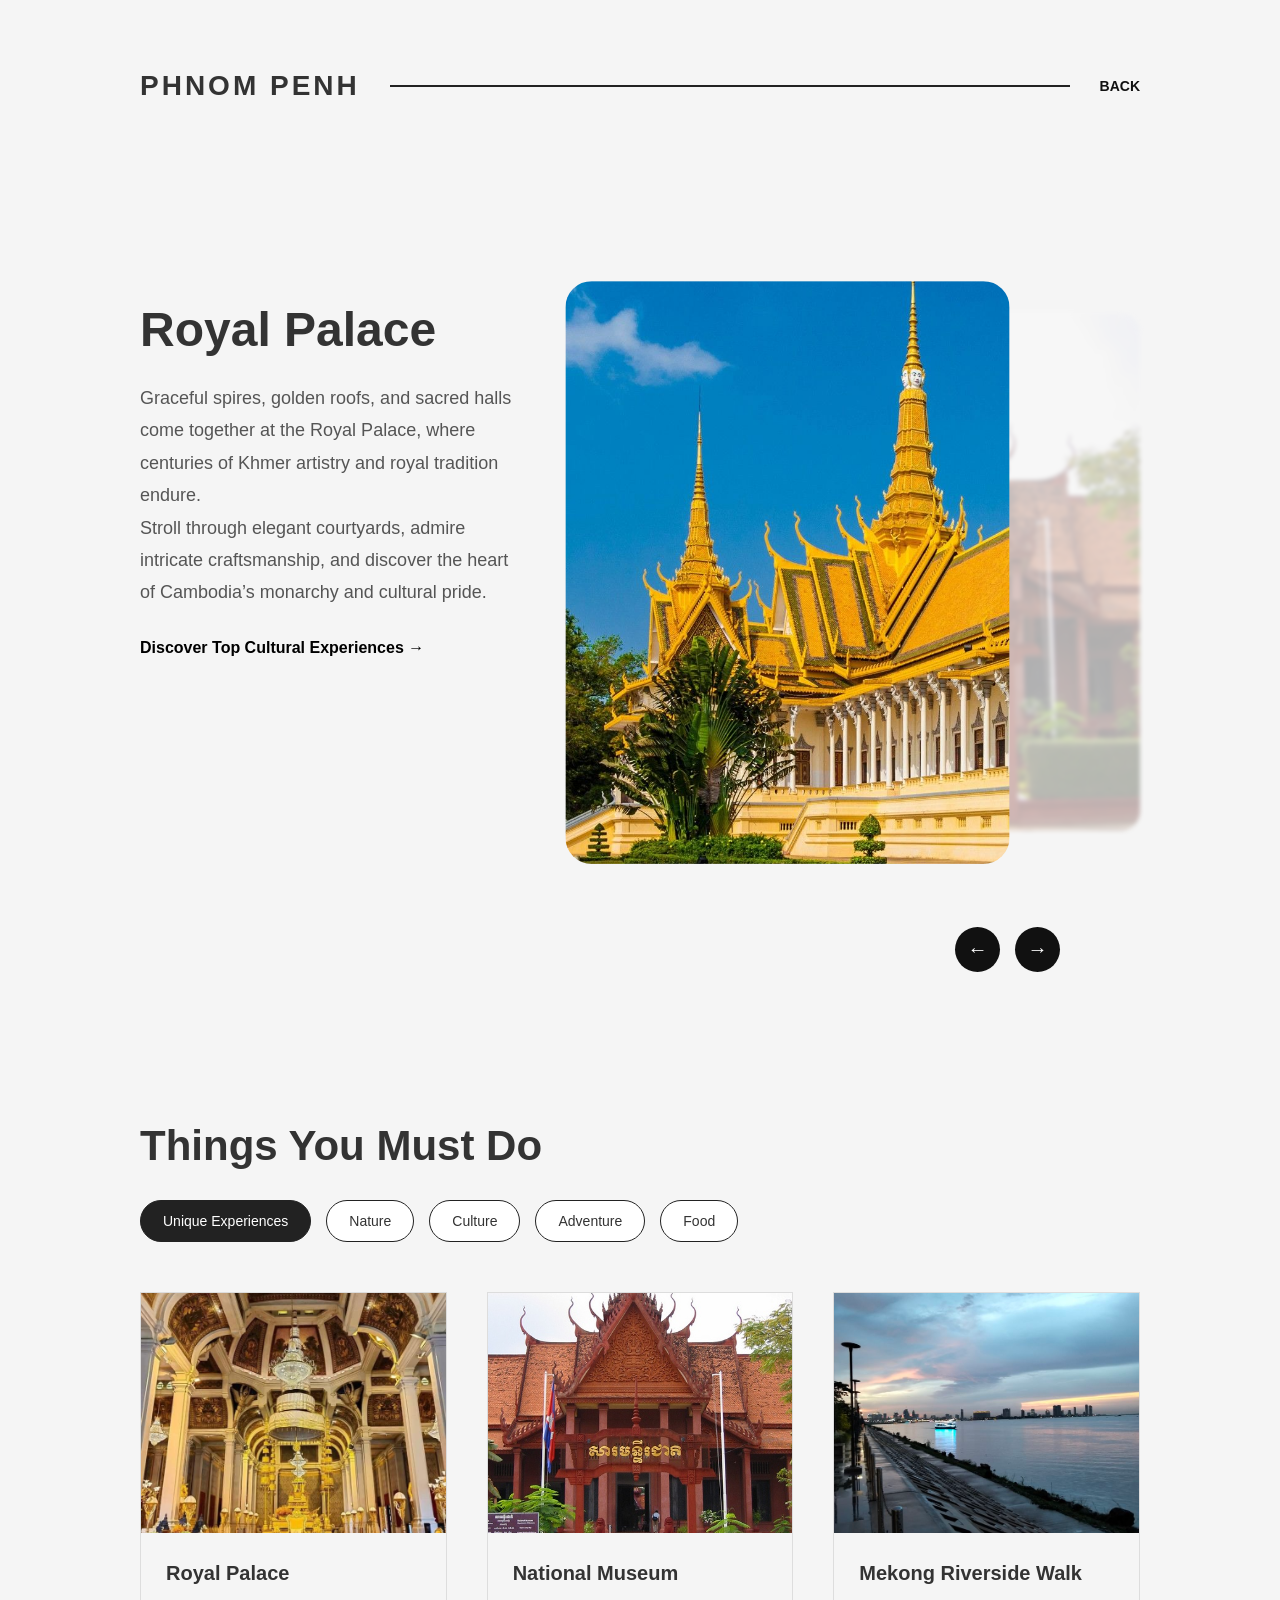
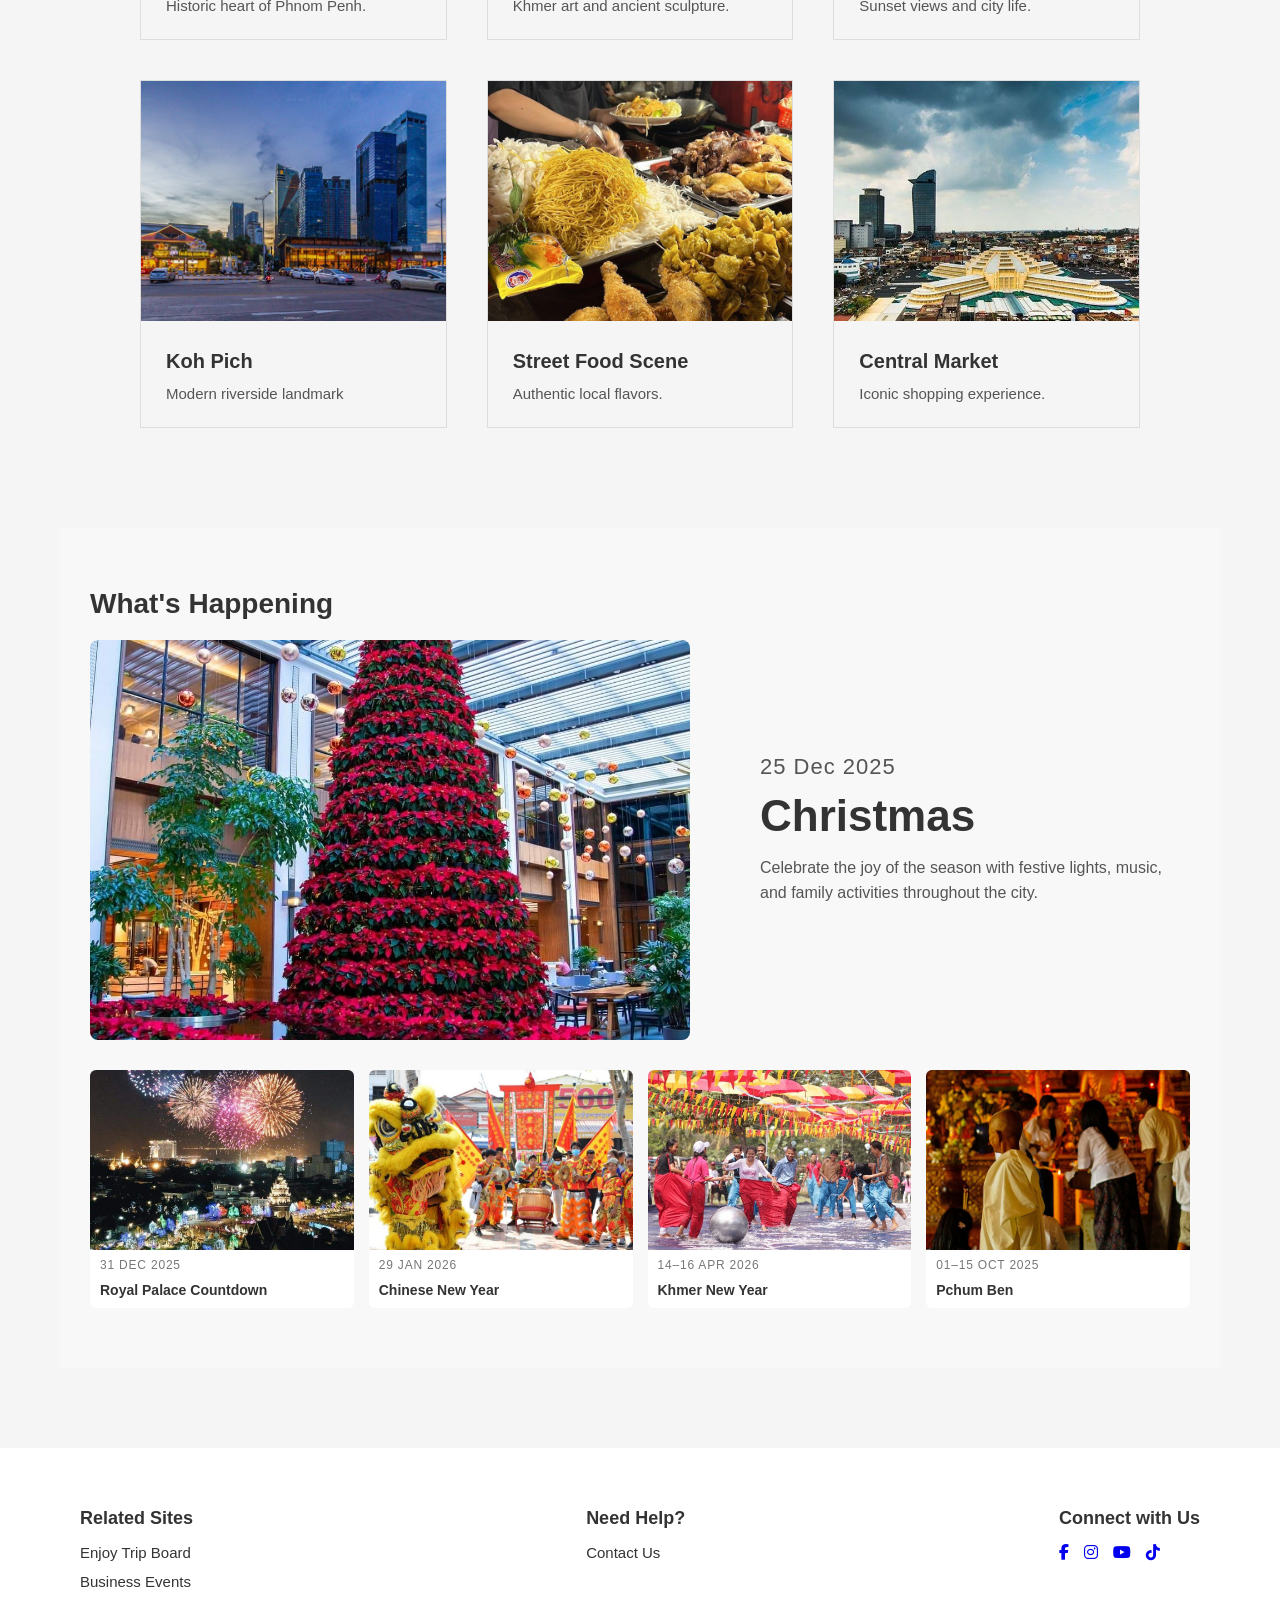
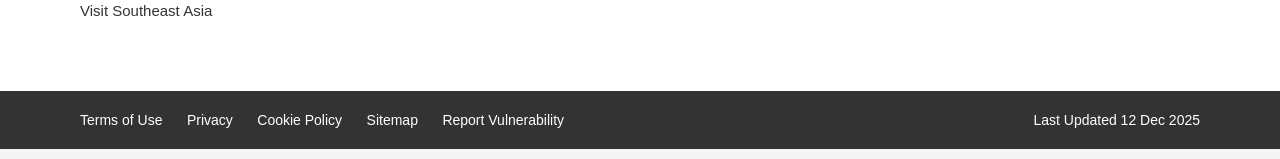
<file: code/Phnompenh/phnompenh.html>
<!DOCTYPE html>
<html lang="en">
<head>
<meta charset="UTF-8">
<meta name="viewport" content="width=device-width, initial-scale=1.0">
<link rel="stylesheet" href="https://cdnjs.cloudflare.com/ajax/libs/font-awesome/6.5.0/css/all.min.css">
<title>Phnom Penh</title>
<style>
*{
  margin:0;
  padding:0;
  box-sizing:border-box;
  font-family: Arial, sans-serif;
}
body {
      font-family: Arial, sans-serif;
      background: #f5f5f5;
      padding: 10px 60px;
      color: #333;
      position: relative;
}

    .header-row{
  display: flex;
  align-items: center;
  padding: 60px 80px 20px;
}

.province-title{
  font-size: 28px;
  font-weight: bold;
  letter-spacing: 3px;
  white-space: nowrap;
}
.header-row .line{
  flex: 1;             
  height: 2px;
  background: #222;
  margin: 0 30px;        
}
.back-link{
  font-size: 14px;
  font-weight: bold;
  text-decoration: none;
  color: #111;
  white-space: nowrap;
}

.back-link:hover{
  opacity: 0.7;
}
.hero{
  display:flex;
  height:100vh;
  padding:80px;
  gap:60px;
}

.hero-text{
  width:40%;
  padding-top:100px;
}

.hero-text h1{
  font-size:48px;
  margin-bottom:25px;
}

.hero-text p{
  font-size:18px;
  line-height:1.8;
  color:#555;
}

.hero-text a{
  display:inline-block;
  margin-top:30px;
  font-weight:bold;
  text-decoration:none;
  color:#000;
}

.hero-text a:hover{
  opacity:0.7;
}
.slider-wrap{
  width:60%;
  position:relative;
  display:flex;
  align-items:center;
}

.preview{
  position:absolute;
  right:0;
  width:70%;
  height:70%;
  opacity:0.3;
  filter:blur(2px);
  border-radius:20px;
  overflow:hidden;
}

.preview img{
  width:100%;
  height:100%;
  object-fit:cover;
}

.slider-main{
  width:75%;
  height:75%;
  position:relative;
  z-index:2;
}

.slide-main{
  position:absolute;
  inset:0;
  opacity:0;
  transform:scale(0.95);
  transition:0.5s ease;
}

.slide-main.active{
  opacity:1;
  transform:scale(1.05);
}

.slide-main img{
  width:100%;
  height:100%;
  object-fit:cover;
  border-radius:25px;
}

.controls{
  position:absolute;
  bottom:-30px;
  right:80px;
  display:flex;
  gap:15px;
}

.btn{
  width:45px;
  height:45px;
  border-radius:50%;
  background:#111;
  color:#fff;
  font-size:20px;
  display:flex;
  align-items:center;
  justify-content:center;
  cursor:pointer;
}
.things{
  padding:100px 80px;
}

.things h1{
  font-size:42px;
  margin-bottom:30px;
}

.filters{
  display:flex;
  gap:15px;
  flex-wrap:wrap;
  margin-bottom:50px;
}

.filter-btn{
  padding:12px 22px;
  border-radius:30px;
  border:1px solid #222;
  background:#fff;
  cursor:pointer;
  font-size:14px;
}

.filter-btn.active,
.filter-btn:hover{
  background:#222;
  color:#fff;
}

.cards{
  display:grid;
  grid-template-columns:repeat(3,1fr);
  gap:40px;
}

.card{
  border:1px solid #ddd;
}

.card-img{
  overflow:hidden;
}

.card-img img{
  width:100%;
  height:240px;
  object-fit:cover;
  transition:0.5s;
}

.card:hover img{
  transform:scale(1.1);
}

.card-content{
  padding:25px;
}

.card-content h3{
  font-size:20px;
  margin-bottom:12px;
}

.card-content p{
  font-size:15px;
  color:#555;
}

.card.hide{
  display:none;
}
.events{
  padding:60px 30px;
  background:#f8f8f8;
}

.zoom{
  overflow:hidden;
}

.zoom img{
  width:100%;
  transition:0.4s;
}

.zoom:hover img{
  transform:scale(1.1);
}

.section-title{
  font-size:28px;
  margin-bottom:20px;
}
.main-banner{
  display:grid;
  grid-template-columns:auto 1fr;
  gap:20px;
  align-items:center;
}

.main-banner .zoom{
  width:600px;
  height:400px;
  overflow:hidden;
  border-radius:8px;
}

.main-banner .zoom img{
  width:100%;
  height:100%;
  object-fit:cover;
}

.banner-text{
  display:flex;
  flex-direction:column;
  align-items:flex-start;  
  margin-top:-20px;        
  margin-left:50px;
}

.banner-date{
  font-size:22px;       
  font-weight:500;
  color:#555;
  letter-spacing:1px;
  margin-bottom:10px;
}

.banner-title{
  font-size:44px;     
  font-weight:700;
  line-height:1.2;
}
.banner-desc{
  margin-top:12px;
  font-size:16px;
  line-height:1.6;
  color:#555;
  max-width:420px;
}


.event-grid{
  display:grid;
  grid-template-columns:repeat(4,1fr);
  gap:15px;
  margin-top:30px;
}

.event-card{
  background:#fff;
  border-radius:6px;
  overflow:hidden;
}

.event-card img{
  width:100%;
  height:180px;
  object-fit:cover;
  display:block;
}

.event-card h4{
  padding:10px;
  font-size:14px;
}
.event-date{
  display:block;
  padding:8px 10px 0;
  font-size:12px;
  color:#777;
  letter-spacing:0.8px;
}

.footer{
  background:#fff;
  margin-top:80px;
  width:100vw;           
  margin-left:calc(-50vw + 50%);
}


.footer-top{
  display:flex;
  justify-content:space-between;
  padding:60px 80px;
}

.footer-col h4{
  font-size:18px;
  margin-bottom:15px;
}

.footer-col ul{
  list-style:none;
}

.footer-col ul li{
  margin-bottom:12px;
  font-size:15px;
  color:#333;
}

.social-icons{
  display:flex;
  gap:15px;
  margin-top:10px;
}

.social-icons span{
  width:36px;
  height:36px;
  background:#222;
  color:#fff;
  border-radius:50%;
  display:flex;
  align-items:center;
  justify-content:center;
  font-size:16px;
  cursor:pointer;
}
.footer-bottom{
  background:#333;
  color:#fff;
  padding:20px 80px;
  display:flex;
  justify-content:space-between;
  align-items:center;
  flex-wrap:wrap;
}

.footer-links a{
  color:#fff;
  text-decoration:none;
  margin-right:20px;
  font-size:14px;
}

.footer-links a:hover{
  text-decoration:underline;
}

.footer-copy{
  font-size:14px;
  text-align:right;
}
.view-more-btn{
  display: none; /* hidden on desktop */
}
@media (max-width: 768px) {
   .header-row{
    padding: 30px 20px 15px;
  }

  .province-title{
    font-size: 18px;   /* smaller title */
    letter-spacing: 2px;
  }

  .header-row .line{
    margin: 0 15px;   /* reduce spacing */
  }

  .back-link{
    font-size: 12px;  /* smaller back text */
  }
  body{
    padding: 10px 20px;
  }

  /* HERO LAYOUT */
  .hero{
    flex-direction: column;
    height: auto;
    padding: 40px 0;
    gap: 30px;
  }

  /* TEXT CENTER */
  .hero-text{
    width: 100%;
    padding-top: 0;
    text-align: center;
  }

  .hero-text h1{
    font-size: 36px;
  }

  .hero-text p{
    font-size: 16px;
  }

  /* SLIDER */
  .slider-wrap{
    width: 100%;
    flex-direction: column;
    align-items: center;
  }

  /* MOVE ARROWS ABOVE IMAGE */
  .controls{
    position: relative;
    bottom: 0;
    right: 0;
    margin-bottom: 15px;
    justify-content: center;
  }

  /* MAIN IMAGE */
  .slider-main{
    width: 90%;
    height: 320px;
  }

  .slide-main img{
    border-radius: 18px;
  }

  /* PREVIEW IMAGE */
  .preview{
    width: 85%;
    height: 260px;
    right: auto;
    top: 40px;
  }
 .controls{
    margin-top: 40px;   /* increase this value */
    margin-bottom: 20px;
  }
  .things{
    padding: 60px 20px;
  }

  /* TITLE CENTER */
  .things h1{
    font-size: 28px;
    text-align: center;
    line-height: 1.3;
  }

  /* FILTER BUTTONS */
  .filters{
    justify-content: center;
    gap: 10px;
    margin-bottom: 35px;
  }

  .filter-btn{
    padding: 8px 14px;
    font-size: 12px;
    white-space: nowrap;
  }

  /* CARDS → SINGLE COLUMN */
  .cards{
    grid-template-columns: 1fr;
    gap: 30px;
  }

  /* CARD STYLE */
  .card{
    border-radius: 10px;
    overflow: hidden;
  }

  .card-img img{
    height: 220px;
  }

  /* TEXT CENTER */
  .card-content{
    padding: 18px;
    text-align: center;
  }

  .card-content h3{
    font-size: 18px;
    margin-bottom: 8px;
  }

  .card-content p{
    font-size: 14px;
  }
  .footer{
    margin-top: 50px;
  }

  /* TOP SECTION STACK */
  .footer-top{
    flex-direction: column;
    padding: 40px 20px;
    gap: 35px;
  }

  .footer-col h4{
    font-size: 16px;
    margin-bottom: 12px;
  }

  .footer-col ul li{
    font-size: 14px;
    margin-bottom: 10px;
  }

  /* SOCIAL ICONS */
  .social-icons{
    justify-content: flex-start;
    gap: 14px;
  }

 .social-icons a{
  width: 36px;
  height: 36px;
  background: #222;
  color: #fff;
  border-radius: 50%;
  display: flex;
  align-items: center;
  justify-content: center;
  font-size: 16px;
  text-decoration: none;
  transition: 0.3s;
}

.social-icons a:hover{
  background: #000;
}

  /* BOTTOM SECTION STACK */
  .footer-bottom{
    flex-direction: column;
    align-items: flex-start;
    gap: 15px;
    padding: 20px;
  }

  .footer-links{
    display: flex;
    flex-wrap: wrap;
    gap: 15px;
  }

  .footer-links a{
    font-size: 13px;
    margin-right: 0;
  }

  .footer-copy{
    font-size: 13px;
    text-align: left;
  }
    .events{
    padding: 40px 20px;
  }

  /* MAIN IMAGE FULL WIDTH */
  .main-banner{
    grid-template-columns: 1fr;
  }

  .main-banner .zoom{
    width: 100%;
    height: 260px;
  }

  /* TEXT BELOW IMAGE & CENTERED */
  .banner-text{
    margin: 20px 0 0;
    align-items: center;
    text-align: center;
  }

  .banner-date{
    font-size: 14px;
  }

  .banner-title{
    font-size: 28px;
  }

  .banner-desc{
    font-size: 14px;
    max-width: 100%;
  }

  /* HIDE 4 EVENT CARDS */
  .event-grid{
    display: none;
  }

  /* VIEW MORE BUTTON */
  .view-more-btn{
    display: flex;
    align-items: center;
    justify-content: center;
    margin: 30px auto 0;
    padding: 12px 22px;
    border: 1px solid #222;
    border-radius: 30px;
    font-size: 14px;
    font-weight: bold;
    text-decoration: none;
    color: #111;
    width: fit-content;
  }

  .view-more-btn span{
    margin-left: 8px;
    font-size: 16px;
  }
}




</style>
</head>

<body>
<div class="header-row">
  <div class="province-title">PHNOM PENH</div>
  <div class="line"></div>
  <a href="../index.html" class="back-link">BACK</a>
</div>
<section class="hero">
  <div class="hero-text">
    <h1 id="title">The Royal Palace of Phnom Penh</h1>
    <p id="desc">
     Graceful spires, golden roofs, and sacred halls come together at the Royal Palace,
      where centuries of Khmer artistry and royal tradition endure. Stroll through elegant
       courtyards, admire intricate craftsmanship, and discover the heart of Cambodia’s 
       monarchy and cultural pride.
    </p>
    <a href="#">Discover Top Cultural Experiences →</a>
  </div>

  <div class="slider-wrap">
    <div class="preview">
      <img id="previewImg" src="museum.jpg">
    </div>

    <div class="slider-main">
      <div class="slide-main active">
        <img src="royal palace.jpg">
      </div>
      <div class="slide-main">
        <img src="museum.jpg">
      </div>
      <div class="slide-main">
        <img src="watphnom.jpg">
      </div>
    </div>

    <div class="controls">
      <div class="btn" onclick="prevHero()">←</div>
      <div class="btn" onclick="nextHero()">→</div>
    </div>
  </div>
</section>

<section class="things">
  <h1>Things You Must Do</h1>

 <div class="filters">
  <div class="filter-btn active" onclick="filterCards('all',this)">Unique Experiences</div>
  <div class="filter-btn" onclick="filterCards('nature',this)">Nature</div>
  <div class="filter-btn" onclick="filterCards('culture',this)">Culture</div>
  <div class="filter-btn" onclick="filterCards('adventure',this)">Adventure</div>
  <div class="filter-btn" onclick="filterCards('food',this)">Food</div>
</div>

<div class="cards">
  <div class="card culture">
    <div class="card-img">
      <img src="royalpalace.jpg">
    </div>
    <div class="card-content">
      <h3>Royal Palace</h3>
      <p>Historic heart of Phnom Penh.</p>
    </div>
  </div>

  <div class="card culture">
    <div class="card-img">
      <img src="museum.jpg">
    </div>
    <div class="card-content">
      <h3>National Museum</h3>
      <p>Khmer art and ancient sculpture.</p>
    </div>
  </div>

  <div class="card adventure">
    <div class="card-img">
      <img src="riverside.jpg">
    </div>
    <div class="card-content">
      <h3>Mekong Riverside Walk</h3>
      <p>Sunset views and city life.</p>
    </div>
  </div>

  <div class="card nature">
    <div class="card-img">
      <img src="kohpich.jpg">
    </div>
    <div class="card-content">
      <h3>Koh Pich </h3>
      <p>Modern riverside landmark</p>
    </div>
  </div>

  <div class="card food">
    <div class="card-img">
      <img src="streetfood.jpg">
    </div>
    <div class="card-content">
      <h3>Street Food Scene</h3>
      <p>Authentic local flavors.</p>
    </div>
  </div>

  <div class="card adventure">
    <div class="card-img">
      <img src="centralmarket.jpg">
    </div>
    <div class="card-content">
      <h3>Central Market</h3>
      <p>Iconic shopping experience.</p>
    </div>
  </div>
</div>

</section>
<section class="events">
  <h2 class="section-title">What's Happening</h2>

 <div class="main-banner">
  <div class="zoom">
    <img src="christmas.jpg">
  </div>

 <div class="banner-text">
  <span class="banner-date">25 Dec 2025</span>
  <h3 class="banner-title">Christmas</h3>
  <p class="banner-desc">
    Celebrate the joy of the season with festive lights, music, and family
    activities throughout the city.
  </p>
</div>

</div>


<div class="event-grid">
  <div class="event-card zoom">
    <img src="newyear.jpg">
    <span class="event-date">31 DEC 2025</span>
    <h4>Royal Palace Countdown</h4>
  </div>

  <div class="event-card zoom">
    <img src="Chinese.jpg">
    <span class="event-date">29 JAN 2026</span>
    <h4>Chinese New Year</h4>
  </div>

  <div class="event-card zoom">
    <img src="kny.jpg">
    <span class="event-date">14–16 APR 2026</span>
    <h4>Khmer New Year</h4>
  </div>

  <div class="event-card zoom">
    <img src="PchumBen.jpg">
    <span class="event-date">01–15 OCT 2025</span>
    <h4>Pchum Ben</h4>
  </div>
</div>
<a href="#" class="view-more-btn">
  View More <span>→</span>
</a>

</section>
<footer class="footer">
  <div class="footer-top">
    <div class="footer-col">
      <h4>Related Sites</h4>
      <ul>
        <li>Enjoy Trip Board</li>
        <li>Business Events</li>
        <li>Visit Southeast Asia</li>
      </ul>
    </div>

    <div class="footer-col">
      <h4>Need Help?</h4>
      <ul>
        <li>Contact Us</li>
      </ul>
    </div>

   <div class="footer-col social">
  <h4>Connect with Us</h4>
  <div class="social-icons">
    <a href="#"><i class="fab fa-facebook-f"></i></a>
    <a href="#"><i class="fab fa-instagram"></i></a>
    <a href="#"><i class="fab fa-youtube"></i></a>
    <a href="#"><i class="fab fa-tiktok"></i></a>
  </div>
</div>

  </div>

  <div class="footer-bottom">
    <div class="footer-links">
      <a href="#">Terms of Use</a>
      <a href="#">Privacy</a>
      <a href="#">Cookie Policy</a>
      <a href="#">Sitemap</a>
      <a href="#">Report Vulnerability</a>
    </div>

    <div class="footer-copy">
      <p>Last Updated 12 Dec 2025</p>
    </div>
  </div>
</footer>

<script>
const heroSlides = document.querySelectorAll('.slide-main');
const heroImgs   = document.querySelectorAll('.slide-main img');
const title      = document.getElementById('title');
const desc       = document.getElementById('desc');
const previewImg = document.getElementById('previewImg');

const titles = [
  'Royal Palace',
  'National Museum',
  'Wat Phnom'
];

const descs = [
  `
  <p>
    Graceful spires, golden roofs, and sacred halls come together at the
    Royal Palace, where centuries of Khmer artistry and royal
    tradition endure.
  </p>
  <p>
    Stroll through elegant courtyards, admire intricate craftsmanship, and
    discover the heart of Cambodia’s monarchy and cultural pride.
  </p>
  `,
  `
  <p>
    Set in a striking terracotta building, the
    <strong>National Museum</strong> preserves the artistic soul of Cambodia.
    Explore ancient sculptures, sacred artifacts, and timeless masterpieces
    that tell the story of Khmer civilization.
  </p>
  `,
  `
  <p>
    Rising gently above the capital, <strong>Wat Phnom</strong> is Phnom Penh’s
    spiritual birthplace.
  </p>
  <p>
    Surrounded by leafy gardens and quiet shrines, this sacred hilltop temple
    invites reflection and legend.
  </p>
  `
];

let heroIndex = 0;
function updateHero() {
  heroSlides.forEach(slide => slide.classList.remove('active'));
  heroSlides[heroIndex].classList.add('active');
  title.textContent = titles[heroIndex];
  desc.innerHTML = descs[heroIndex];

  previewImg.src = heroImgs[(heroIndex + 1) % heroImgs.length].src;
}

function nextHero() {
  heroIndex = (heroIndex + 1) % heroSlides.length;
  updateHero();
}

function prevHero() {
  heroIndex = (heroIndex - 1 + heroSlides.length) % heroSlides.length;
  updateHero();
}
updateHero();
function filterCards(category, el) {
  document.querySelectorAll('.filter-btn')
    .forEach(btn => btn.classList.remove('active'));

  el.classList.add('active');

  document.querySelectorAll('.card').forEach(card => {
    if (category === 'all' || card.classList.contains(category)) {
      card.classList.remove('hide');
    } else {
      card.classList.add('hide');
    }
  });
}
</script>


</body>
</html>
</file>
